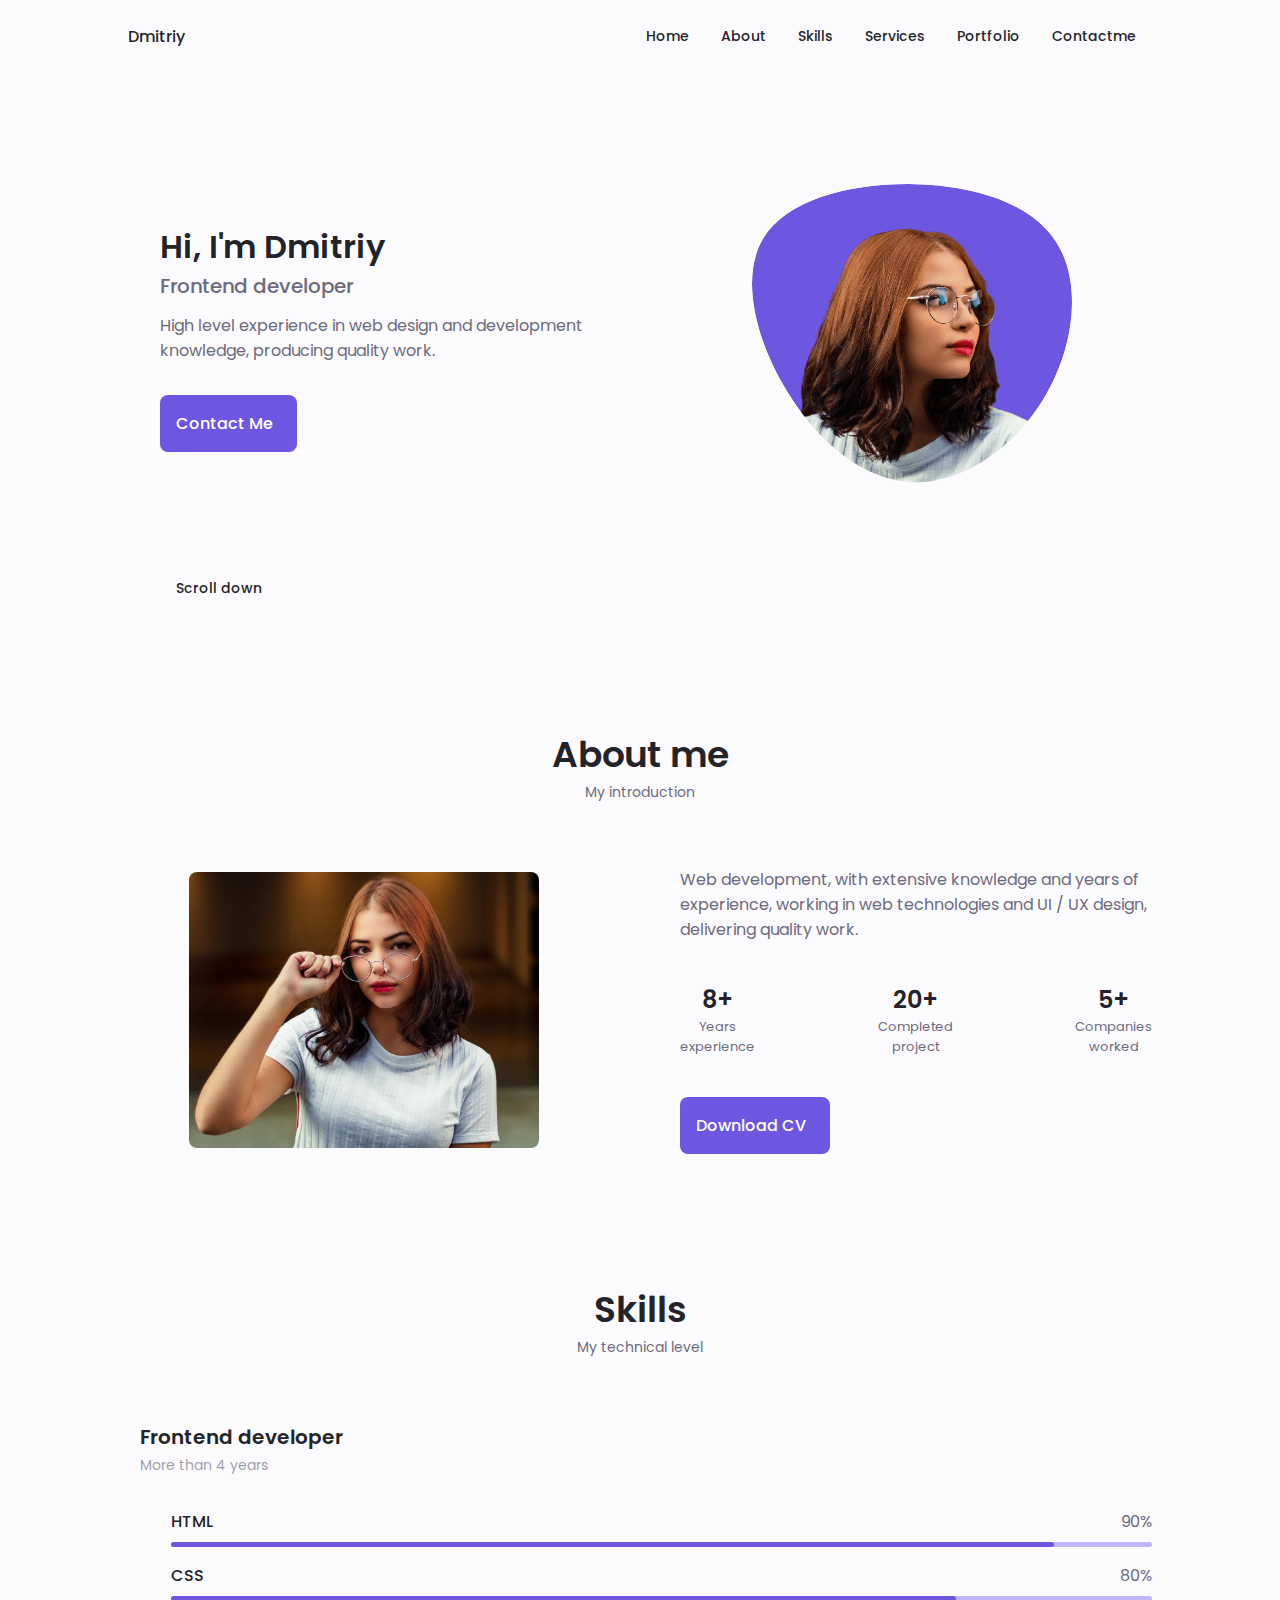
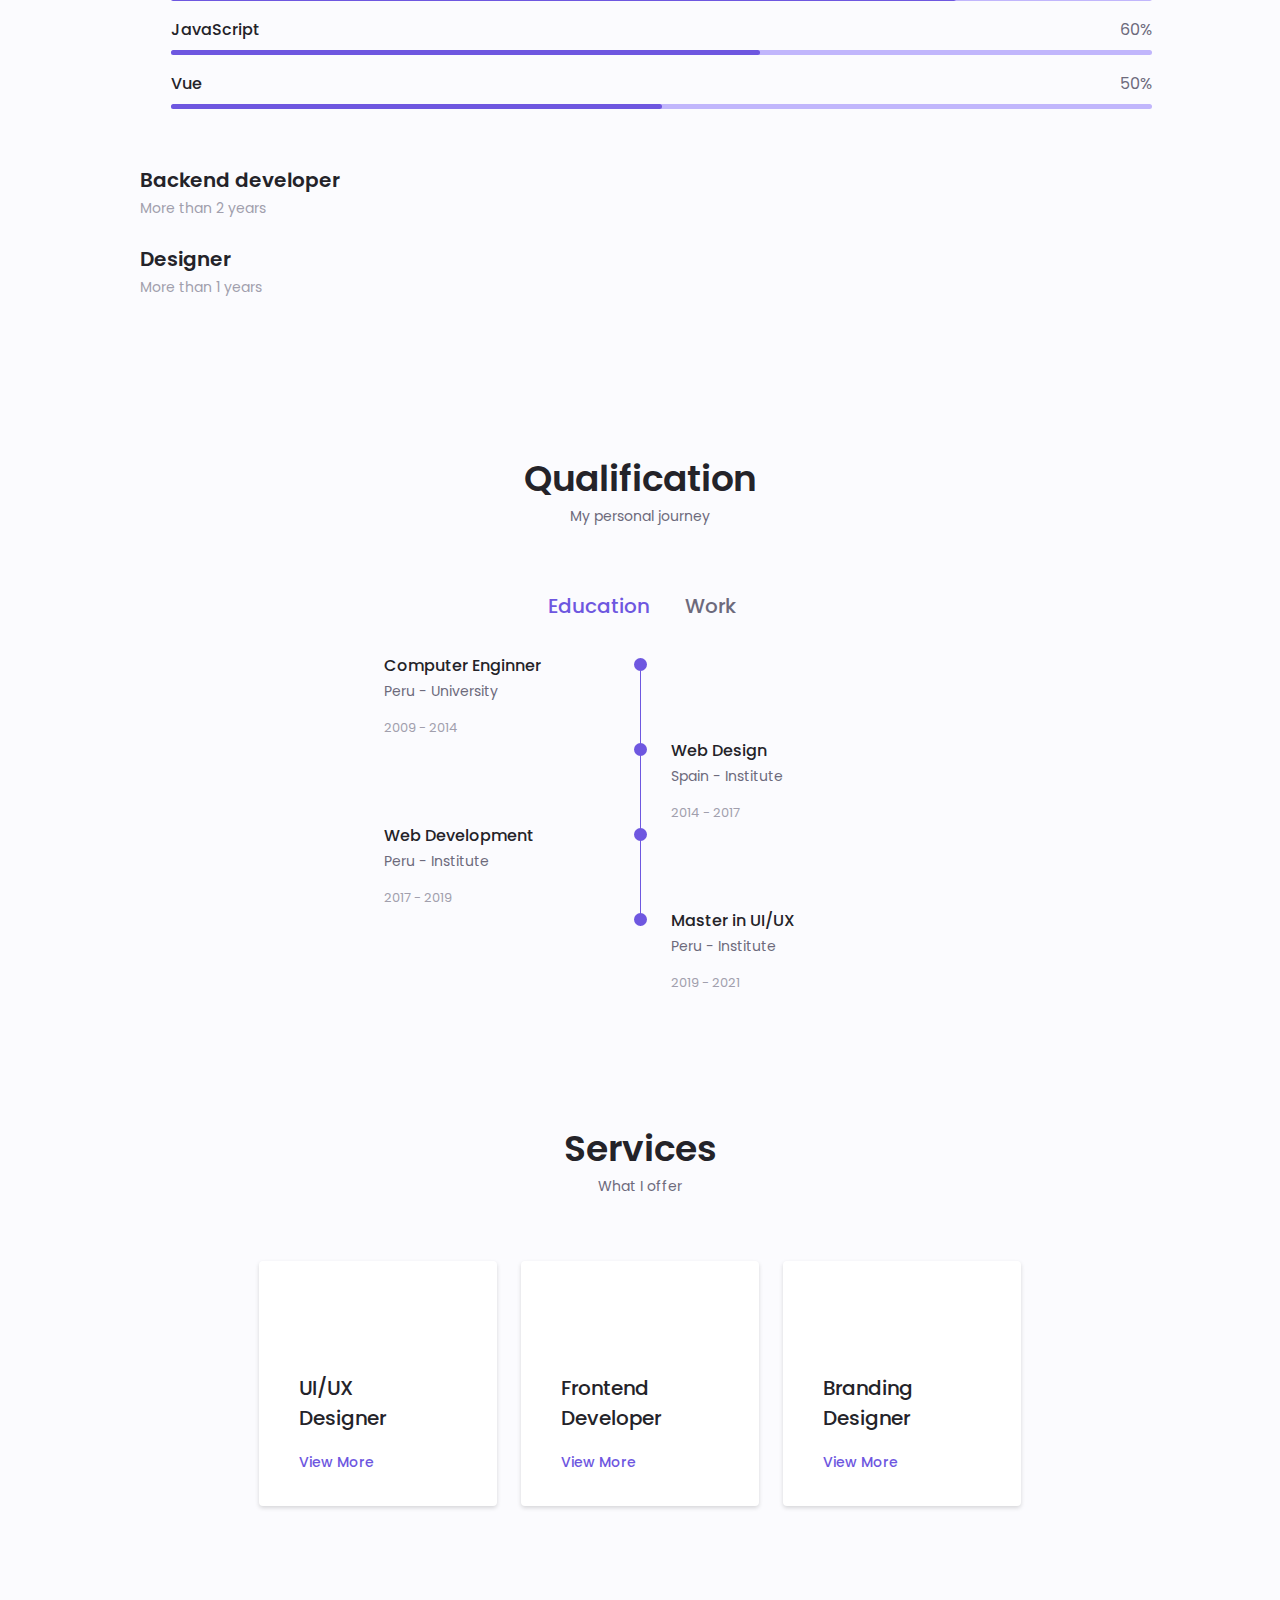
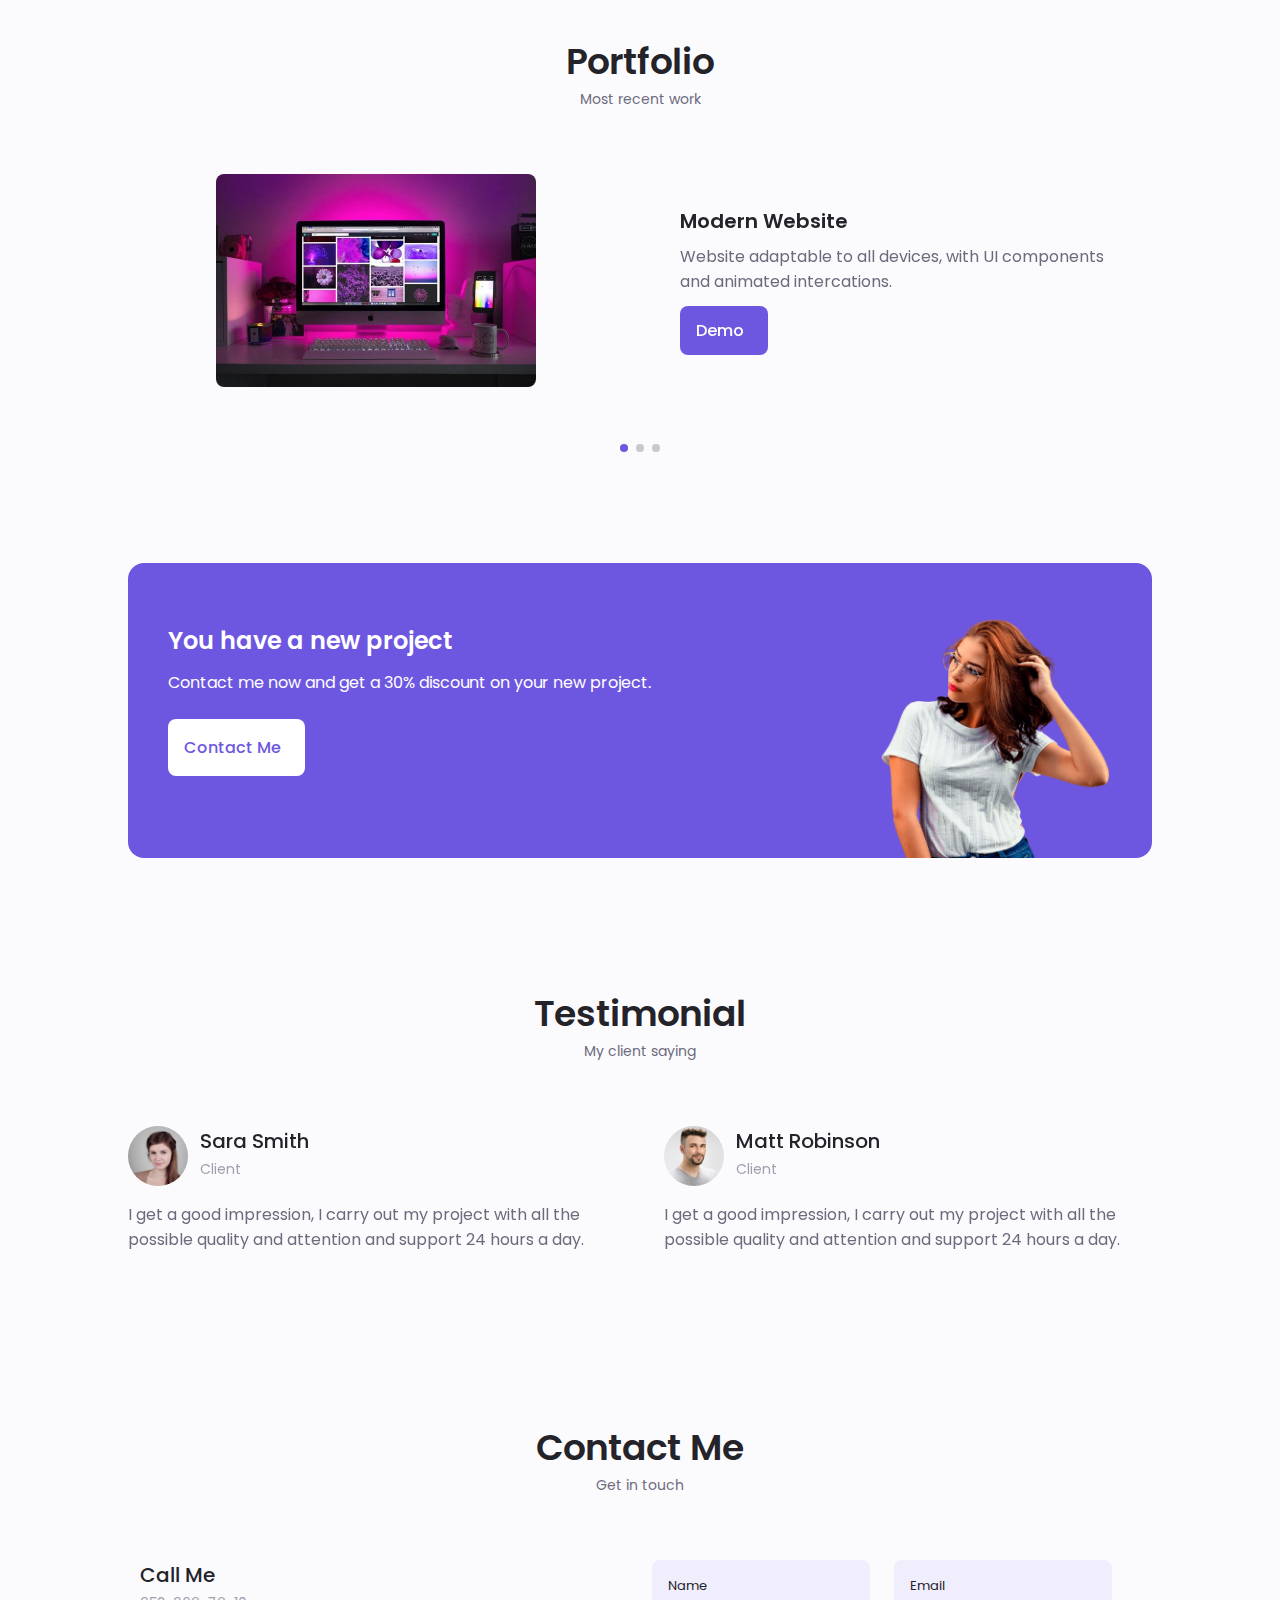
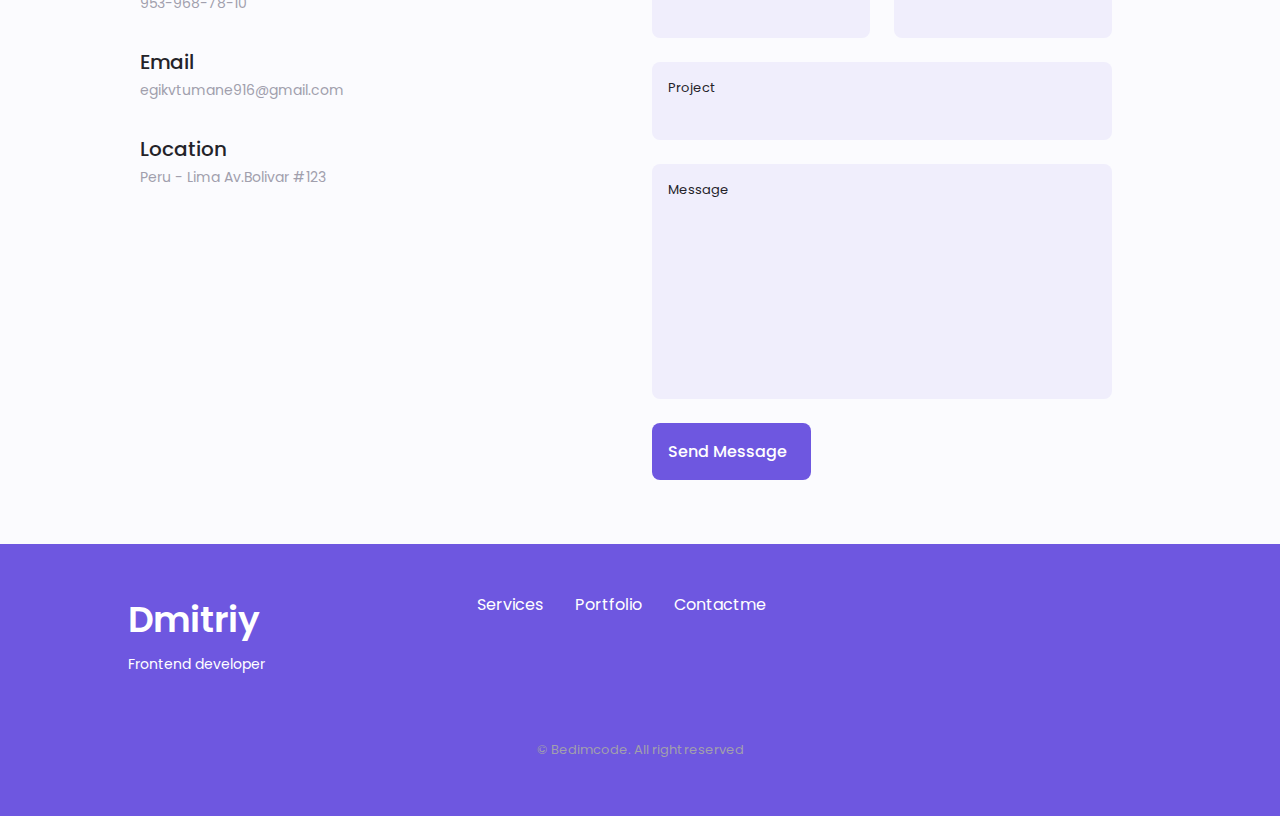
<file: index.html>
<!DOCTYPE html>
<html lang="en">
  <head>
    <meta charset="UTF-8" />
    <meta http-equiv="X-UA-Compatible" content="IE=edge" />
    <meta name="viewport" content="width=device-width, initial-scale=1.0" />
    <title>Responsive Portfolio Website</title>
    <link
      rel="stylesheet"
      href="https://unicons.iconscout.com/release/v4.0.0/css/line.css"
    />
    <link rel="stylesheet" href="./css/swiper-bundle.min.css">
    <link rel="stylesheet" href="./css/style.css" />
  </head>
  <body>
    <header class="header" id="header">
      <nav class="nav container">
        <a href="#" class="nav__logo">Dmitriy</a>

        <div class="nav__menu" id="nav-menu">
          <ul class="nav__list grid">
            <li class="nav__item">
              <a href="#home" class="nav__link">
                <i class="uil uil-estate nav__icon"></i> Home
              </a>
            </li>
            <li class="nav__item">
              <a href="#about" class="nav__link">
                <i class="uil uil-user nav__icon"></i> About
              </a>
            </li>
            <li class="nav__item">
              <a href="#skills" class="nav__link">
                <i class="uil uil-file-alt nav__icon"></i> Skills
              </a>
            </li>
            <li class="nav__item">
              <a href="#services" class="nav__link">
                <i class="uil uil-briefcase-alt nav__icon"></i> Services
              </a>
            </li>
            <li class="nav__item">
              <a href="#portfolio" class="nav__link">
                <i class="uil uil-scenery nav__icon"></i> Portfolio
              </a>
            </li>
            <li class="nav__item">
              <a href="#contact" class="nav__link">
                <i class="uil uil-message nav__icon"></i> Contactme
              </a>
            </li>
          </ul>
          <i class="uil uil-times nav__close" id="nav-close"></i>
        </div>
        <div class="nav__btns">
          <i class="uil uil-moon change-theme" id="theme-button"></i>

          <div class="nav__toggle" id="nav-toggle">
            <i class="uil uil-apps"></i>
          </div>
        </div>
      </nav>
    </header>
    <main class="main">
      <section class="home section" id="home">
        <div class="home__container container grid">
          <div class="home__content grid">
            <div class="home__social">
              <a
                href="https://www.linkedin.com/"
                target="_blank"
                class="home__social-icon"
              >
                <i class="uil uil-linkedin-alt"></i>
              </a>
              <a
                href="https://dribbble.com/"
                target="_blank"
                class="home__social-icon"
              >
                <i class="uil uil-dribbble"></i>
              </a>
              <a
                href="https://github.com/"
                target="_blank"
                class="home__social-icon"
              >
                <i class="uil uil-github-alt"></i>
              </a>
            </div>

            <div class="home__img">
              <svg
                class="home__blob"
                viewBox="0 0 200 187"
                xmlns="http://www.w3.org/2000/svg"
                xmlns:xlink="http://www.w3.org/1999/xlink"
              >
                <mask id="mask0" mask-type="alpha">
                  <path
                    d="M190.312 36.4879C206.582 62.1187 201.309 102.826 182.328 134.186C163.346 165.547 
                  130.807 187.559 100.226 186.353C69.6454 185.297 41.0228 161.023 21.7403 129.362C2.45775 
                  97.8511 -7.48481 59.1033 6.67581 34.5279C20.9871 10.1032 59.7028 -0.149132 97.9666 
                  0.00163737C136.23 0.303176 174.193 10.857 190.312 36.4879Z"
                  />
                </mask>
                <g mask="url(#mask0)">
                  <path
                    d="M190.312 36.4879C206.582 62.1187 201.309 102.826 182.328 134.186C163.346 
                  165.547 130.807 187.559 100.226 186.353C69.6454 185.297 41.0228 161.023 21.7403 
                  129.362C2.45775 97.8511 -7.48481 59.1033 6.67581 34.5279C20.9871 10.1032 59.7028 
                  -0.149132 97.9666 0.00163737C136.23 0.303176 174.193 10.857 190.312 36.4879Z"
                  />
                  <image
                    class="home__blob-img"
                    x="12"
                    y="18"
                    href="./img/perfil.png"
                  />
                </g>
              </svg>
            </div>
            <div class="home__data">
              <h1 class="home__title">Hi, I'm Dmitriy</h1>
              <h3 class="home__subtitle">Frontend developer</h3>
              <p class="home__description">
                High level experience in web design and development knowledge,
                producing quality work.
              </p>
              <a href="#contact" class="button button--flex">
                Contact Me <i class="uil uil-message button__icon"></i>
              </a>
            </div>
          </div>
          <div class="home__scroll">
            <a href="#about" class="home__scroll-button button--flex">
              <i class="uil uil-mouse-alt home__scroll-mouse"></i>
              <span class="home__scroll-name">Scroll down</span>
              <i class="uil uil-arrow-down home_scroll-arrow"></i>
            </a>
          </div>
        </div>
      </section>
      <section class="about section" id="about">
        <h2 class="section__title">About me</h2>
        <span class="section__subtitle">My introduction</span>

        <div class="about__container container grid">
          <img src="./img/about.jpg" alt="" class="about__img" />

          <div class="about__data">
            <p class="about__description">
              Web development, with extensive knowledge and years of experience,
              working in web technologies and UI / UX design, delivering quality
              work.
            </p>
            <div class="about__info">
              <div>
                <span class="about__info-title">8+</span>
                <span class="about__info-name"
                  >Years <br />
                  experience</span
                >
              </div>

              <div>
                <span class="about__info-title">20+</span>
                <span class="about__info-name"
                  >Completed <br />
                  project</span
                >
              </div>

              <div>
                <span class="about__info-title">5+</span>
                <span class="about__info-name"
                  >Companies <br />
                  worked</span
                >
              </div>
            </div>

            <div class="about__buttons">
              <a
                download=""
                href="./pdf/Alexa-Cv.pdf"
                class="button button--flex"
              >
                Download CV<i class="uil uil-download-alt button__icon"></i>
              </a>
            </div>
          </div>
        </div>
      </section>
      <section class="skills section" id="skills">
        <h2 class="section__title">Skills</h2>
        <span class="section__subtitle">My technical level</span>
        <div class="skills__container container grid">
          <div>
            <div class="skills__content skills__open">
              <div class="skills__header">
                <i class="uil uil-brackets-curly skills__icon"></i>
                <div>
                  <h1 class="skills__title">Frontend developer</h1>
                  <span class="skills__subtitle">More than 4 years</span>
                </div>
                <i class="uil uil-angle-down skills__arrow"></i>
              </div>
              <div class="skills__list grid">
                <div class="skills__data">
                  <div class="skills__titles">
                    <h3 class="skills__name">HTML</h3>
                    <span class="skills__number">90%</span>
                  </div>
                  <div class="skills__bar">
                    <span class="skills__percentage skills__html"></span>
                  </div>
                  <div class="skills__titles">
                    <h3 class="skills__name">CSS</h3>
                    <span class="skills__number">80%</span>
                  </div>
                  <div class="skills__bar">
                    <span class="skills__percentage skills__css"></span>
                  </div>
                  <div class="skills__titles">
                    <h3 class="skills__name">JavaScript</h3>
                    <span class="skills__number">60%</span>
                  </div>
                  <div class="skills__bar">
                    <span class="skills__percentage skills__js"></span>
                  </div>
                  <div class="skills__titles">
                    <h3 class="skills__name">Vue</h3>
                    <span class="skills__number">50%</span>
                  </div>
                  <div class="skills__bar">
                    <span class="skills__percentage skills__vue"></span>
                  </div>
                </div>
              </div>
            </div>
            <div class="skills__content skills__close">
              <div class="skills__header">
                <i class="uil uil-server-network skills__icon"></i>
                <div>
                  <h1 class="skills__title">Backend developer</h1>
                  <span class="skills__subtitle">More than 2 years</span>
                </div>
                <i class="uil uil-angle-down skills__arrow"></i>
              </div>
              <div class="skills__list grid">
                <div class="skills__data">
                  <div class="skills__titles">
                    <h3 class="skills__name">PHP</h3>
                    <span class="skills__number">80%</span>
                  </div>
                  <div class="skills__bar">
                    <span class="skills__percentage skills__php"></span>
                  </div>
                  <div class="skills__titles">
                    <h3 class="skills__name">Firebase</h3>
                    <span class="skills__number">70%</span>
                  </div>
                  <div class="skills__bar">
                    <span class="skills__percentage skills__firebase"></span>
                  </div>
                </div>
              </div>
            </div>
            <div class="skills__content skills__close">
              <div class="skills__header">
                <i class="uil uil-swatchbook skills__icon"></i>
                <div>
                  <h1 class="skills__title">Designer</h1>
                  <span class="skills__subtitle">More than 1 years</span>
                </div>
                <i class="uil uil-angle-down skills__arrow"></i>
              </div>
              <div class="skills__list grid">
                <div class="skills__data">
                  <div class="skills__titles">
                    <h3 class="skills__name">Figma</h3>
                    <span class="skills__number">30%</span>
                  </div>
                  <div class="skills__bar">
                    <span class="skills__percentage skills__figma"></span>
                  </div>
                  <div class="skills__titles">
                    <h3 class="skills__name">Photoshop</h3>
                    <span class="skills__number">65%</span>
                  </div>
                  <div class="skills__bar">
                    <span class="skills__percentage skills__photoshop"></span>
                  </div>
                </div>
              </div>
            </div>
          </div>
        </div>
      </section>
      <section class="qualification section">
        <h2 class="section__title">Qualification</h2>
        <span class="section__subtitle">My personal journey</span>

        <div class="qualification__container container">
          <div class="qualification__tabs">
            <div
              class="qualification__button button--flex qualification__active"
              data-target="#education"
            >
              <i class="uil uil-graduation-cap qualification__icon"></i>
              Education
            </div>

            <div class="qualification__button button--flex" data-target="#work">
              <i class="uil uil-briefcase-alt qualification__icon"></i>
              Work
            </div>
          </div>

          <div class="qualification__sections">
            <div
              class="qualification__content qualification__active"
              data-content
              id="education"
            >
              <div class="qualification__data">
                <div>
                  <h3 class="qualification__title">Computer Enginner</h3>
                  <span class="qualification__subtitle">Peru - University</span>
                  <div class="qualification__calendar">
                    <i class="uil uil-calendar-alt"></i>
                    2009 - 2014
                  </div>
                </div>

                <div>
                  <span class="qualification__rounder"></span>
                  <span class="qualification__line"></span>
                </div>
              </div>
              <div class="qualification__data">
                <div></div>

                <div>
                  <span class="qualification__rounder"></span>
                  <span class="qualification__line"></span>
                </div>

                <div>
                  <h3 class="qualification__title">Web Design</h3>
                  <span class="qualification__subtitle">Spain - Institute</span>
                  <div class="qualification__calendar">
                    <i class="uil uil-calendar-alt"></i>
                    2014 - 2017
                  </div>
                </div>
              </div>
              <div class="qualification__data">
                <div>
                  <h3 class="qualification__title">Web Development</h3>
                  <span class="qualification__subtitle">Peru - Institute</span>
                  <div class="qualification__calendar">
                    <i class="uil uil-calendar-alt"></i>
                    2017 - 2019
                  </div>
                </div>

                <div>
                  <span class="qualification__rounder"></span>
                  <span class="qualification__line"></span>
                </div>
              </div>
              <div class="qualification__data">
                <div></div>

                <div>
                  <span class="qualification__rounder"></span>
                  <!-- <span class="qualification__line"></span> -->
                </div>

                <div>
                  <h3 class="qualification__title">Master in UI/UX</h3>
                  <span class="qualification__subtitle">Peru - Institute</span>
                  <div class="qualification__calendar">
                    <i class="uil uil-calendar-alt"></i>
                    2019 - 2021
                  </div>
                </div>
              </div>
            </div>
            <div class="qualification__content" data-content id="work">
              <div class="qualification__data">
                <div>
                  <h3 class="qualification__title">Software Enginner</h3>
                  <span class="qualification__subtitle">Microsoft Peru</span>
                  <div class="qualification__calendar">
                    <i class="uil uil-calendar-alt"></i>
                    2016 - 2018
                  </div>
                </div>

                <div>
                  <span class="qualification__rounder"></span>
                  <span class="qualification__line"></span>
                </div>
              </div>
              <div class="qualification__data">
                <div></div>

                <div>
                  <span class="qualification__rounder"></span>
                  <span class="qualification__line"></span>
                </div>

                <div>
                  <h3 class="qualification__title">Frontend Developer</h3>
                  <span class="qualification__subtitle">Apple Inc - Spain</span>
                  <div class="qualification__calendar">
                    <i class="uil uil-calendar-alt"></i>
                    2018 - 2020
                  </div>
                </div>
              </div>
              <div class="qualification__data">
                <div>
                  <h3 class="qualification__title">UI Designer</h3>
                  <span class="qualification__subtitle">Figma - Spain</span>
                  <div class="qualification__calendar">
                    <i class="uil uil-calendar-alt"></i>
                    2017 - 2019
                  </div>
                </div>

                <div>
                  <span class="qualification__rounder"></span>
                  <!-- <span class="qualification__line"></span> -->
                </div>
              </div>
            </div>
          </div>
        </div>
      </section>
      <section class="services section" id="services">
        <h2 class="section__title">Services</h2>
        <span class="section__subtitle">What I offer</span>

        <div class="services__container container grid">
          <div class="services__content">
            <div>
              <i class="uil uil-web-grid services__icon"></i>
              <h3 class="services__title">
                UI/UX <br />
                Designer
              </h3>
            </div>

            <span
              class="button button--flex button--small button--link services__button"
            >
              View More
              <i class="uil uil-arrow-right button__icon"></i>
            </span>

            <div class="services__modal">
              <div class="services__modal-content">
                <h4 class="services__modal-title">
                  UI/UX <br />
                  Designer
                </h4>
                <i class="uil uil-times services__modal-close"></i>

                <ul class="services__modal-services grid">
                  <li class="services__modal-service">
                    <i class="uil uil-check-circle services__modal-icon"></i>
                    <p>I develop the user interface.</p>
                  </li>
                  <li class="services__modal-service">
                    <i class="uil uil-check-circle services__modal-icon"></i>
                    <p>Web page development.</p>
                  </li>
                  <li class="services__modal-service">
                    <i class="uil uil-check-circle services__modal-icon"></i>
                    <p>I creat ux element intercations.</p>
                  </li>
                  <li class="services__modal-service">
                    <i class="uil uil-check-circle services__modal-icon"></i>
                    <p>I position your company brand.</p>
                  </li>
                </ul>
              </div>
            </div>
          </div>
          <div class="services__content">
            <div>
              <i class="uil uil-arrow services__icon"></i>
              <h3 class="services__title">
                Frontend <br />
                Developer
              </h3>
            </div>

            <span
              class="button button--flex button--small button--link services__button"
            >
              View More
              <i class="uil uil-arrow-right button__icon"></i>
            </span>

            <div class="services__modal">
              <div class="services__modal-content">
                <h4 class="services__modal-title">
                  Frontend <br />
                  Developer
                </h4>
                <i class="uil uil-times services__modal-close"></i>

                <ul class="services__modal-services grid">
                  <li class="services__modal-service">
                    <i class="uil uil-check-circle services__modal-icon"></i>
                    <p>I develop the user interface.</p>
                  </li>
                  <li class="services__modal-service">
                    <i class="uil uil-check-circle services__modal-icon"></i>
                    <p>Web page development.</p>
                  </li>
                  <li class="services__modal-service">
                    <i class="uil uil-check-circle services__modal-icon"></i>
                    <p>I creat ux element intercations.</p>
                  </li>
                  <li class="services__modal-service">
                    <i class="uil uil-check-circle services__modal-icon"></i>
                    <p>I position your company brand.</p>
                  </li>
                </ul>
              </div>
            </div>
          </div>
          <div class="services__content">
            <div>
              <i class="uil uil-pen services__icon"></i>
              <h3 class="services__title">
                Branding <br />
                Designer
              </h3>
            </div>

            <span
              class="button button--flex button--small button--link services__button"
            >
              View More
              <i class="uil uil-arrow-right button__icon"></i>
            </span>

            <div class="services__modal">
              <div class="services__modal-content">
                <h4 class="services__modal-title">
                  Branding <br />
                  Designer
                </h4>
                <i class="uil uil-times services__modal-close"></i>

                <ul class="services__modal-services grid">
                  <li class="services__modal-service">
                    <i class="uil uil-check-circle services__modal-icon"></i>
                    <p>I develop the user interface.</p>
                  </li>
                  <li class="services__modal-service">
                    <i class="uil uil-check-circle services__modal-icon"></i>
                    <p>Web page development.</p>
                  </li>
                  <li class="services__modal-service">
                    <i class="uil uil-check-circle services__modal-icon"></i>
                    <p>I creat ux element intercations.</p>
                  </li>
                  <li class="services__modal-service">
                    <i class="uil uil-check-circle services__modal-icon"></i>
                    <p>I position your company brand.</p>
                  </li>
                </ul>
              </div>
            </div>
          </div>
        </div>
      </section>
      <section class="portfolio section" id="portfolio">
        <h2 class="section__title">Portfolio</h2>
        <span class="section__subtitle">Most recent work</span>

        <div class="portfolio__container container swiper">
          <div class="swiper-wrapper">
            <div class="portfolio__content grid swiper-slide">
              <img
                src="./img/portfolio1.jpg"
                alt=""
                class="portfolio__img"
              />

              <div class="portfolio__data">
                <h3 class="portfolio__title">Modern Website</h3>
                <p class="portfolio__description">
                  Website adaptable to all devices, with UI components and
                  animated intercations.
                </p>
                <a
                  href="#"
                  class="button button--flex button--small portfolio__button"
                  >Demo <i class="uil uil-arrow-right button__icon"></i
                ></a>
              </div>
            </div>
            <div class="portfolio__content grid swiper-slide">
              <img
                src="./img/portfolio2.jpg"
                alt=""
                class="portfolio__img"
              />

              <div class="portfolio__data">
                <h3 class="portfolio__title">Brand Design</h3>
                <p class="portfolio__description">
                  Website adaptable to all devices, with UI components and
                  animated intercations.
                </p>
                <a
                  href="#"
                  class="button button--flex button--small portfolio__button"
                  >Demo<i class="uil uil-arrow-right button__icon"></i
                ></a>
              </div>
            </div>
            <div class="portfolio__content grid swiper-slide">
              <img
                src="./img/portfolio3.jpg"
                alt=""
                class="portfolio__img"
              />

              <div class="portfolio__data">
                <h3 class="portfolio__title">Online Store</h3>
                <p class="portfolio__description">
                  Website adaptable to all devices, with UI components and
                  animated intercations.
                </p>
                <a
                  href="#"
                  class="button button--flex button--small portfolio__button"
                  >Demo <i class="uil uil-arrow-right button__icon"></i
                ></a>
              </div>
            </div>
          </div>

          <div class="swiper-button-next">
            <i class="uil uil-angle-right-b swiper-portfolio-icon"></i>
          </div>
          <div class="swiper-button-prev">
            <i class="uil uil-angle-left-b swiper-portfolio-icon"></i>
          </div>
          <div class="swiper-pagination"></div>
        </div>
      </section>
      <section class="project section">
        <div class="project__bg">
          <div class="project__container container grid">
            <div class="project__data">
              <h2 class="project__title">You have a new project</h2>
              <p class="project__description">Contact me now and get a 30% discount on your new project.</p>
              <a href="#contact" class="button button--flex button--white">
                Contact Me
                <i class="uil uil-message project__icon button__icon"></i>
              </a>
            </div>

            <img src="./img/project.png" alt="" class="project__img">
          </div>
        </div>
      </section>
      <section class="testimonial section">
        <h2 class="section__title">Testimonial</h2>
        <span class="section__subtitle">My client saying</span>

        <div class="testimonial__container container swiper">
          <div class="swiper-wrapper">
            <div class="testimonial__content swiper-slide">
              <div class="testimonial__data">
                <div class="testimonial__header">
                  <img src="./img/testimonial1.jpg" alt="" class="testimonial__img">

                  <div>
                    <h3 class="testimonial__name">Sara Smith</h3>
                    <span class="testimonial__client">Client</span>
                  </div>
                </div>

                <div>
                  <i class="uil uil-star testimonial__icon-star"></i>
                  <i class="uil uil-star testimonial__icon-star"></i>
                  <i class="uil uil-star testimonial__icon-star"></i>
                  <i class="uil uil-star testimonial__icon-star"></i>
                  <i class="uil uil-star testimonial__icon-star"></i>
                </div>
              </div>

              <p class="testimonial__description">
                I get a good impression, I carry out my project with all the possible quality and attention and support 24 hours a day.
              </p>
            </div>
            <div class="testimonial__content swiper-slide">
              <div class="testimonial__data">
                <div class="testimonial__header">
                  <img src="./img/testimonial2.jpg" alt="" class="testimonial__img">

                  <div>
                    <h3 class="testimonial__name">Matt Robinson</h3>
                    <span class="testimonial__client">Client</span>
                  </div>
                </div>

                <div>
                  <i class="uil uil-star testimonial__icon-star"></i>
                  <i class="uil uil-star testimonial__icon-star"></i>
                  <i class="uil uil-star testimonial__icon-star"></i>
                  <i class="uil uil-star testimonial__icon-star"></i>
                  <i class="uil uil-star testimonial__icon-star"></i>
                </div>
              </div>

              <p class="testimonial__description">
                I get a good impression, I carry out my project with all the possible quality and attention and support 24 hours a day.
              </p>
            </div>
            <div class="testimonial__content swiper-slide">
              <div class="testimonial__data">
                <div class="testimonial__header">
                  <img src="./img/testimonial3.jpg" alt="" class="testimonial__img">

                  <div>
                    <h3 class="testimonial__name">Raul Harris</h3>
                    <span class="testimonial__client">Client</span>
                  </div>
                </div>

                <div>
                  <i class="uil uil-star testimonial__icon-star"></i>
                  <i class="uil uil-star testimonial__icon-star"></i>
                  <i class="uil uil-star testimonial__icon-star"></i>
                  <i class="uil uil-star testimonial__icon-star"></i>
                  <i class="uil uil-star testimonial__icon-star"></i>
                </div>
              </div>

              <p class="testimonial__description">
                I get a good impression, I carry out my project with all the possible quality and attention and support 24 hours a day.
              </p>
            </div>
          </div>

          <div class="swiper-pagination swiper-pagination-testimonial"></div>
        </div>
      </section>
      <section class="contact section" id="contact">
        <h2 class="section__title">Contact Me</h2>
        <span class="section__subtitle">Get in touch</span>

        <div class="contact__container container grid">
          <div>
            <div class="contact__information">
              <i class="uil uil-phone contact__icon"></i>

              <div>
                <h3 class="contact__title">Call Me</h3>
                <span class="contact__subtitle">953-968-78-10</span>
              </div>
            </div>

            <div class="contact__information">
              <i class="uil uil-envelope contact__icon"></i>

              <div>
                <h3 class="contact__title">Email</h3>
                <span class="contact__subtitle">egikvtumane916@gmail.com</span>
              </div>
            </div>

            <div class="contact__information">
              <i class="uil uil-map-marker contact__icon"></i>

              <div>
                <h3 class="contact__title">Location</h3>
                <span class="contact__subtitle">Peru - Lima Av.Bolivar #123</span>
              </div>
            </div>
          </div>

          <form action="#" class="contact__form grid">
            <div class="contact__inputs grid">
              <div class="contact__content">
                <label for="" class="contact__label">Name</label>
                <input type="text" class="contact__input">
              </div>

              <div class="contact__content">
                <label for="" class="contact__label">Email</label>
                <input type="email" class="contact__input">
              </div>
            </div>
            <div class="contact__content">
              <label for="" class="contact__label">Project</label>
              <input type="text" class="contact__input">
            </div>
            <div class="contact__content">
              <label for="" class="contact__label">Message</label>
              <textarea style="resize: none;" name="" id="" cols="0" rows="7" class="contact__input"></textarea>
            </div>

            <div>
              <a href="#" class="button button--flex">
                Send Message
                <i class="uil uil-message button__icon"></i>
              </a>
            </div>
          </form>
        </div>
      </section> 
    </main>

    <footer class="footer">
        <div class="footer__bg">
          <div class="footer__container container grid">
            <div>
              <h1 class="footer__title">Dmitriy</h1>
              <span class="footer__subtitle">Frontend developer</span>
            </div>

            <ul class="footer__links">
              <li>
                <a href="#services" class="footer__link">Services</a>
              </li>
              <li>
                <a href="#portfolio" class="footer__link">Portfolio</a>
              </li>
              <li>
                <a href="#contact" class="footer__link">Contactme</a>
              </li>
            </ul>

            <div class="footer__socials">
              <a href="https://www.facebook.com/" target="_blank" class="footer__social">
                <i class="uil uil-facebook-f"></i>
              </a>
              <a href="https://instagram.com/" target="_blank" class="footer__social">
                <i class="uil uil-instagram"></i>
              </a>
              <a href="https://twitter.com/" target="_blank" class="footer__social">
                <i class="uil uil-twitter-alt"></i>
              </a>
            </div>
          </div>

          <p class="footer__copy">&#169; Bedimcode. All right reserved</p>
        </div>
    </footer>

    <a href="#" class="scrollup" id="scroll-up">
      <i class="uil uil-arrow-up scrollup__icon"></i>
    </a>
    <script src="./js/swiper-bundle.min.js"></script>
    <script src="./js/main.js"></script>
  </body>
</html>
</file>
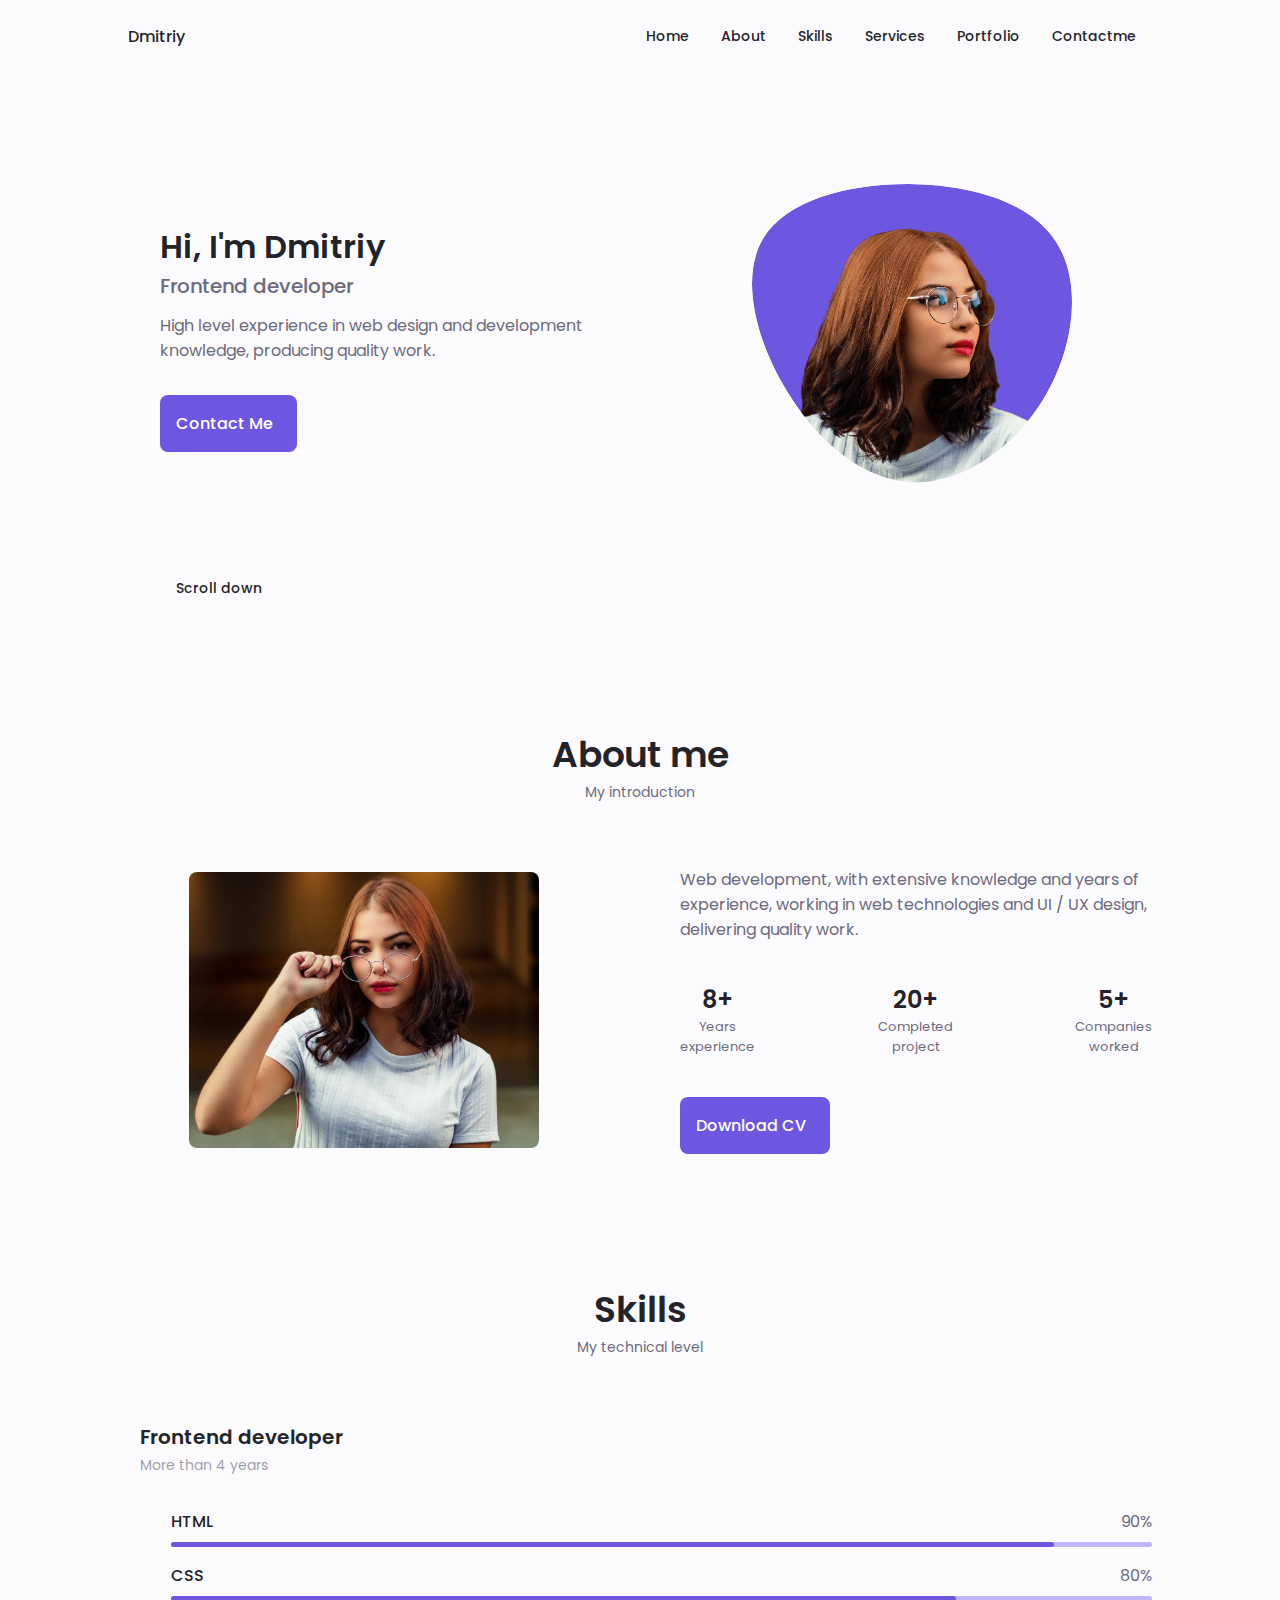
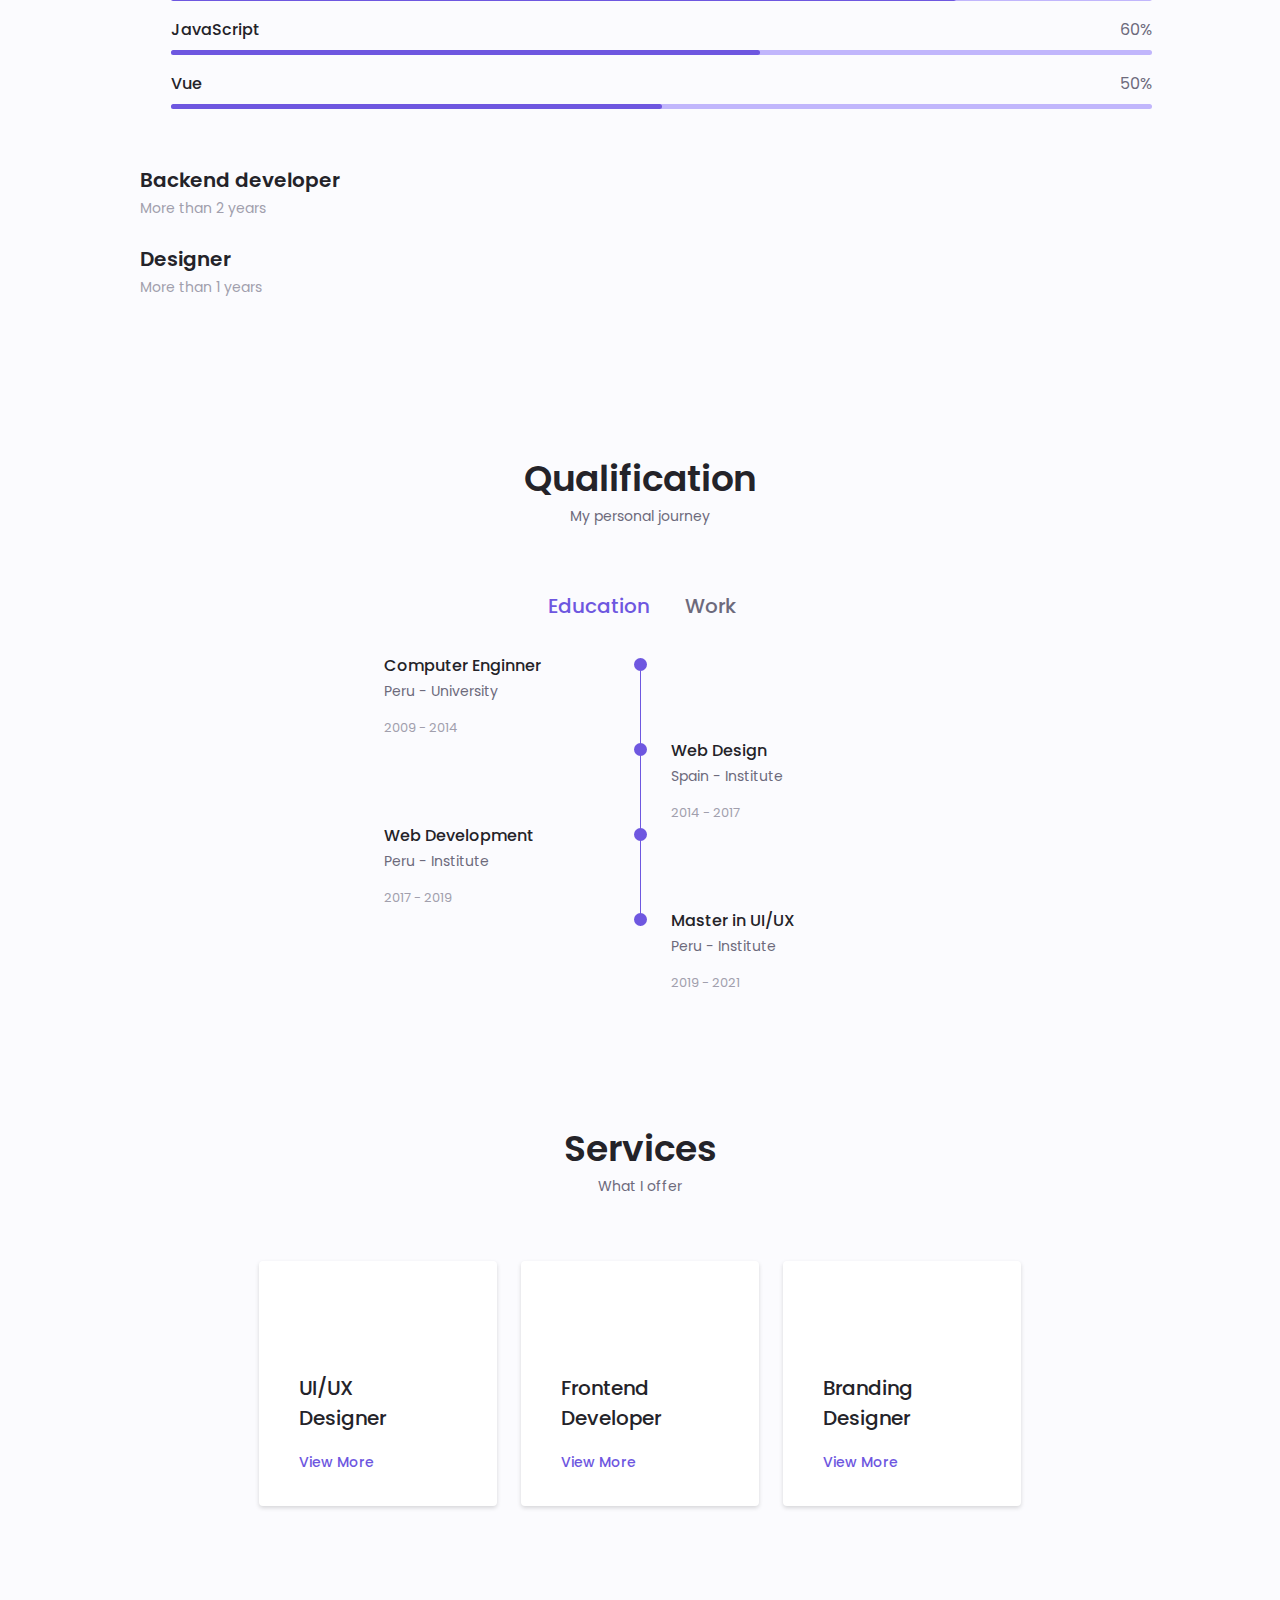
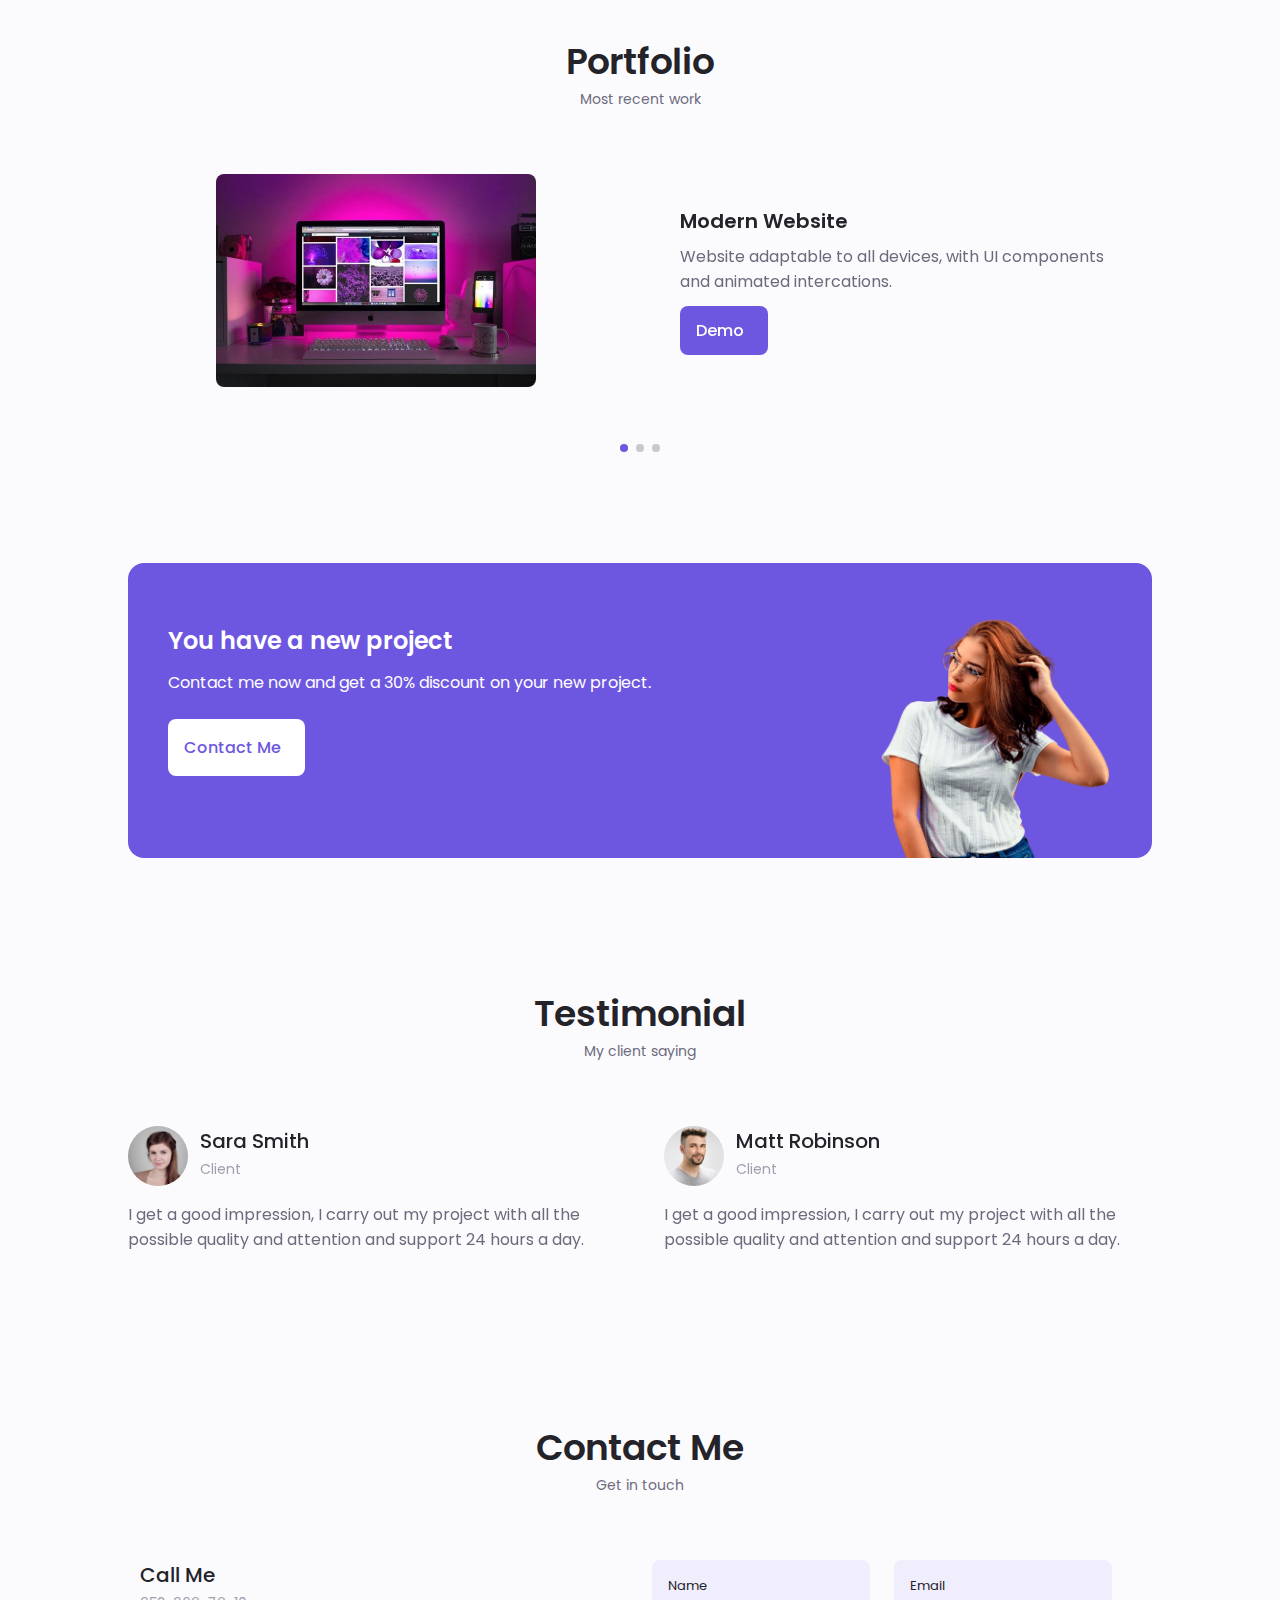
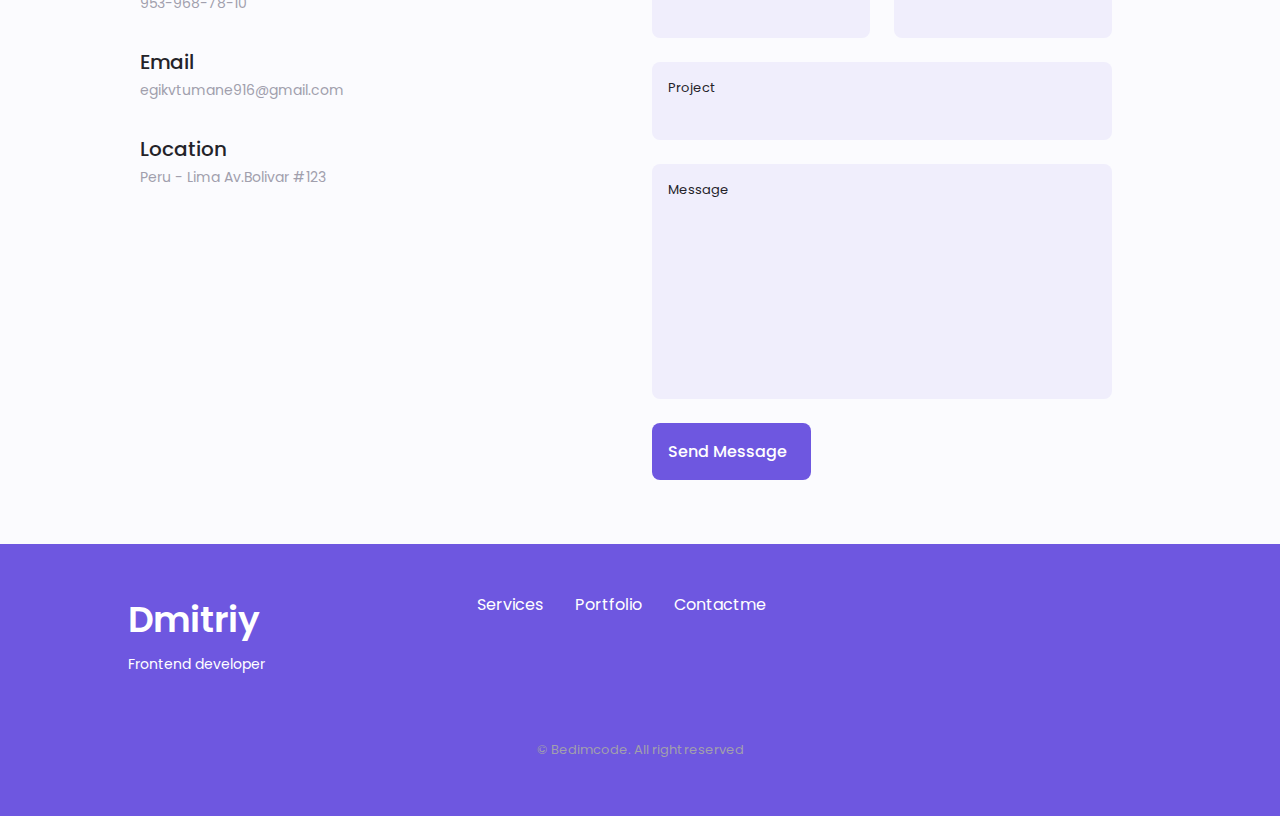
<file: assets/index.html>
<!DOCTYPE html>
<html lang="en">
  <head>
    <meta charset="UTF-8" />
    <meta http-equiv="X-UA-Compatible" content="IE=edge" />
    <meta name="viewport" content="width=device-width, initial-scale=1.0" />
    <title>Responsive Portfolio Website</title>
    <link
      rel="stylesheet"
      href="https://unicons.iconscout.com/release/v4.0.0/css/line.css"
    />
    <link rel="stylesheet" href="/assets/css/swiper-bundle.min.css">
    <link rel="stylesheet" href="/assets/css/style.css" />
  </head>
  <body>
    <header class="header" id="header">
      <nav class="nav container">
        <a href="#" class="nav__logo">Dmitriy</a>

        <div class="nav__menu" id="nav-menu">
          <ul class="nav__list grid">
            <li class="nav__item">
              <a href="#home" class="nav__link">
                <i class="uil uil-estate nav__icon"></i> Home
              </a>
            </li>
            <li class="nav__item">
              <a href="#about" class="nav__link">
                <i class="uil uil-user nav__icon"></i> About
              </a>
            </li>
            <li class="nav__item">
              <a href="#skills" class="nav__link">
                <i class="uil uil-file-alt nav__icon"></i> Skills
              </a>
            </li>
            <li class="nav__item">
              <a href="#services" class="nav__link">
                <i class="uil uil-briefcase-alt nav__icon"></i> Services
              </a>
            </li>
            <li class="nav__item">
              <a href="#portfolio" class="nav__link">
                <i class="uil uil-scenery nav__icon"></i> Portfolio
              </a>
            </li>
            <li class="nav__item">
              <a href="#contact" class="nav__link">
                <i class="uil uil-message nav__icon"></i> Contactme
              </a>
            </li>
          </ul>
          <i class="uil uil-times nav__close" id="nav-close"></i>
        </div>
        <div class="nav__btns">
          <div class="nav__toggle" id="nav-toggle">
            <i class="uil uil-apps"></i>
          </div>
        </div>
      </nav>
    </header>
    <main class="main">
      <section class="home section" id="home">
        <div class="home__container container grid">
          <div class="home__content grid">
            <div class="home__social">
              <a
                href="https://www.linkedin.com/"
                target="_blank"
                class="home__social-icon"
              >
                <i class="uil uil-linkedin-alt"></i>
              </a>
              <a
                href="https://dribbble.com/"
                target="_blank"
                class="home__social-icon"
              >
                <i class="uil uil-dribbble"></i>
              </a>
              <a
                href="https://github.com/"
                target="_blank"
                class="home__social-icon"
              >
                <i class="uil uil-github-alt"></i>
              </a>
            </div>

            <div class="home__img">
              <svg
                class="home__blob"
                viewBox="0 0 200 187"
                xmlns="http://www.w3.org/2000/svg"
                xmlns:xlink="http://www.w3.org/1999/xlink"
              >
                <mask id="mask0" mask-type="alpha">
                  <path
                    d="M190.312 36.4879C206.582 62.1187 201.309 102.826 182.328 134.186C163.346 165.547 
                  130.807 187.559 100.226 186.353C69.6454 185.297 41.0228 161.023 21.7403 129.362C2.45775 
                  97.8511 -7.48481 59.1033 6.67581 34.5279C20.9871 10.1032 59.7028 -0.149132 97.9666 
                  0.00163737C136.23 0.303176 174.193 10.857 190.312 36.4879Z"
                  />
                </mask>
                <g mask="url(#mask0)">
                  <path
                    d="M190.312 36.4879C206.582 62.1187 201.309 102.826 182.328 134.186C163.346 
                  165.547 130.807 187.559 100.226 186.353C69.6454 185.297 41.0228 161.023 21.7403 
                  129.362C2.45775 97.8511 -7.48481 59.1033 6.67581 34.5279C20.9871 10.1032 59.7028 
                  -0.149132 97.9666 0.00163737C136.23 0.303176 174.193 10.857 190.312 36.4879Z"
                  />
                  <image
                    class="home__blob-img"
                    x="12"
                    y="18"
                    href="/assets/img/perfil.png"
                  />
                </g>
              </svg>
            </div>
            <div class="home__data">
              <h1 class="home__title">Hi, I'm Dmitriy</h1>
              <h3 class="home__subtitle">Frontend developer</h3>
              <p class="home__description">
                High level experience in web design and development knowledge,
                producing quality work.
              </p>
              <a href="#contact" class="button button--flex">
                Contact Me <i class="uil uil-message button__icon"></i>
              </a>
            </div>
          </div>
          <div class="home__scroll">
            <a href="#about" class="home__scroll-button button--flex">
              <i class="uil uil-mouse-alt home__scroll-mouse"></i>
              <span class="home__scroll-name">Scroll down</span>
              <i class="uil uil-arrow-down home_scroll-arrow"></i>
            </a>
          </div>
        </div>
      </section>
      <section class="about section" id="about">
        <h2 class="section__title">About me</h2>
        <span class="section__subtitle">My introduction</span>

        <div class="about__container container grid">
          <img src="/assets/img/about.jpg" alt="" class="about__img" />

          <div class="about__data">
            <p class="about__description">
              Web development, with extensive knowledge and years of experience,
              working in web technologies and UI / UX design, delivering quality
              work.
            </p>
            <div class="about__info">
              <div>
                <span class="about__info-title">8+</span>
                <span class="about__info-name"
                  >Years <br />
                  experience</span
                >
              </div>

              <div>
                <span class="about__info-title">20+</span>
                <span class="about__info-name"
                  >Completed <br />
                  project</span
                >
              </div>

              <div>
                <span class="about__info-title">5+</span>
                <span class="about__info-name"
                  >Companies <br />
                  worked</span
                >
              </div>
            </div>

            <div class="about__buttons">
              <a
                download=""
                href="/assets/pdf/Alexa-Cv.pdf"
                class="button button--flex"
              >
                Download CV<i class="uil uil-download-alt button__icon"></i>
              </a>
            </div>
          </div>
        </div>
      </section>
      <section class="skills section" id="skills">
        <h2 class="section__title">Skills</h2>
        <span class="section__subtitle">My technical level</span>
        <div class="skills__container container grid">
          <div>
            <div class="skills__content skills__open">
              <div class="skills__header">
                <i class="uil uil-brackets-curly skills__icon"></i>
                <div>
                  <h1 class="skills__title">Frontend developer</h1>
                  <span class="skills__subtitle">More than 4 years</span>
                </div>
                <i class="uil uil-angle-down skills__arrow"></i>
              </div>
              <div class="skills__list grid">
                <div class="skills__data">
                  <div class="skills__titles">
                    <h3 class="skills__name">HTML</h3>
                    <span class="skills__number">90%</span>
                  </div>
                  <div class="skills__bar">
                    <span class="skills__percentage skills__html"></span>
                  </div>
                  <div class="skills__titles">
                    <h3 class="skills__name">CSS</h3>
                    <span class="skills__number">80%</span>
                  </div>
                  <div class="skills__bar">
                    <span class="skills__percentage skills__css"></span>
                  </div>
                  <div class="skills__titles">
                    <h3 class="skills__name">JavaScript</h3>
                    <span class="skills__number">60%</span>
                  </div>
                  <div class="skills__bar">
                    <span class="skills__percentage skills__js"></span>
                  </div>
                  <div class="skills__titles">
                    <h3 class="skills__name">Vue</h3>
                    <span class="skills__number">50%</span>
                  </div>
                  <div class="skills__bar">
                    <span class="skills__percentage skills__vue"></span>
                  </div>
                </div>
              </div>
            </div>
            <div class="skills__content skills__close">
              <div class="skills__header">
                <i class="uil uil-server-network skills__icon"></i>
                <div>
                  <h1 class="skills__title">Backend developer</h1>
                  <span class="skills__subtitle">More than 2 years</span>
                </div>
                <i class="uil uil-angle-down skills__arrow"></i>
              </div>
              <div class="skills__list grid">
                <div class="skills__data">
                  <div class="skills__titles">
                    <h3 class="skills__name">PHP</h3>
                    <span class="skills__number">80%</span>
                  </div>
                  <div class="skills__bar">
                    <span class="skills__percentage skills__php"></span>
                  </div>
                  <div class="skills__titles">
                    <h3 class="skills__name">Firebase</h3>
                    <span class="skills__number">70%</span>
                  </div>
                  <div class="skills__bar">
                    <span class="skills__percentage skills__firebase"></span>
                  </div>
                </div>
              </div>
            </div>
            <div class="skills__content skills__close">
              <div class="skills__header">
                <i class="uil uil-swatchbook skills__icon"></i>
                <div>
                  <h1 class="skills__title">Designer</h1>
                  <span class="skills__subtitle">More than 1 years</span>
                </div>
                <i class="uil uil-angle-down skills__arrow"></i>
              </div>
              <div class="skills__list grid">
                <div class="skills__data">
                  <div class="skills__titles">
                    <h3 class="skills__name">Figma</h3>
                    <span class="skills__number">30%</span>
                  </div>
                  <div class="skills__bar">
                    <span class="skills__percentage skills__figma"></span>
                  </div>
                  <div class="skills__titles">
                    <h3 class="skills__name">Photoshop</h3>
                    <span class="skills__number">65%</span>
                  </div>
                  <div class="skills__bar">
                    <span class="skills__percentage skills__photoshop"></span>
                  </div>
                </div>
              </div>
            </div>
          </div>
        </div>
      </section>
      <section class="qualification section">
        <h2 class="section__title">Qualification</h2>
        <span class="section__subtitle">My personal journey</span>

        <div class="qualification__container container">
          <div class="qualification__tabs">
            <div
              class="qualification__button button--flex qualification__active"
              data-target="#education"
            >
              <i class="uil uil-graduation-cap qualification__icon"></i>
              Education
            </div>

            <div class="qualification__button button--flex" data-target="#work">
              <i class="uil uil-briefcase-alt qualification__icon"></i>
              Work
            </div>
          </div>

          <div class="qualification__sections">
            <div
              class="qualification__content qualification__active"
              data-content
              id="education"
            >
              <div class="qualification__data">
                <div>
                  <h3 class="qualification__title">Computer Enginner</h3>
                  <span class="qualification__subtitle">Peru - University</span>
                  <div class="qualification__calendar">
                    <i class="uil uil-calendar-alt"></i>
                    2009 - 2014
                  </div>
                </div>

                <div>
                  <span class="qualification__rounder"></span>
                  <span class="qualification__line"></span>
                </div>
              </div>
              <div class="qualification__data">
                <div></div>

                <div>
                  <span class="qualification__rounder"></span>
                  <span class="qualification__line"></span>
                </div>

                <div>
                  <h3 class="qualification__title">Web Design</h3>
                  <span class="qualification__subtitle">Spain - Institute</span>
                  <div class="qualification__calendar">
                    <i class="uil uil-calendar-alt"></i>
                    2014 - 2017
                  </div>
                </div>
              </div>
              <div class="qualification__data">
                <div>
                  <h3 class="qualification__title">Web Development</h3>
                  <span class="qualification__subtitle">Peru - Institute</span>
                  <div class="qualification__calendar">
                    <i class="uil uil-calendar-alt"></i>
                    2017 - 2019
                  </div>
                </div>

                <div>
                  <span class="qualification__rounder"></span>
                  <span class="qualification__line"></span>
                </div>
              </div>
              <div class="qualification__data">
                <div></div>

                <div>
                  <span class="qualification__rounder"></span>
                  <!-- <span class="qualification__line"></span> -->
                </div>

                <div>
                  <h3 class="qualification__title">Master in UI/UX</h3>
                  <span class="qualification__subtitle">Peru - Institute</span>
                  <div class="qualification__calendar">
                    <i class="uil uil-calendar-alt"></i>
                    2019 - 2021
                  </div>
                </div>
              </div>
            </div>
            <div class="qualification__content" data-content id="work">
              <div class="qualification__data">
                <div>
                  <h3 class="qualification__title">Software Enginner</h3>
                  <span class="qualification__subtitle">Microsoft Peru</span>
                  <div class="qualification__calendar">
                    <i class="uil uil-calendar-alt"></i>
                    2016 - 2018
                  </div>
                </div>

                <div>
                  <span class="qualification__rounder"></span>
                  <span class="qualification__line"></span>
                </div>
              </div>
              <div class="qualification__data">
                <div></div>

                <div>
                  <span class="qualification__rounder"></span>
                  <span class="qualification__line"></span>
                </div>

                <div>
                  <h3 class="qualification__title">Frontend Developer</h3>
                  <span class="qualification__subtitle">Apple Inc - Spain</span>
                  <div class="qualification__calendar">
                    <i class="uil uil-calendar-alt"></i>
                    2018 - 2020
                  </div>
                </div>
              </div>
              <div class="qualification__data">
                <div>
                  <h3 class="qualification__title">UI Designer</h3>
                  <span class="qualification__subtitle">Figma - Spain</span>
                  <div class="qualification__calendar">
                    <i class="uil uil-calendar-alt"></i>
                    2017 - 2019
                  </div>
                </div>

                <div>
                  <span class="qualification__rounder"></span>
                  <!-- <span class="qualification__line"></span> -->
                </div>
              </div>
            </div>
          </div>
        </div>
      </section>
      <section class="services section" id="services">
        <h2 class="section__title">Services</h2>
        <span class="section__subtitle">What I offer</span>

        <div class="services__container container grid">
          <div class="services__content">
            <div>
              <i class="uil uil-web-grid services__icon"></i>
              <h3 class="services__title">
                UI/UX <br />
                Designer
              </h3>
            </div>

            <span
              class="button button--flex button--small button--link services__button"
            >
              View More
              <i class="uil uil-arrow-right button__icon"></i>
            </span>

            <div class="services__modal">
              <div class="services__modal-content">
                <h4 class="services__modal-title">
                  UI/UX <br />
                  Designer
                </h4>
                <i class="uil uil-times services__modal-close"></i>

                <ul class="services__modal-services grid">
                  <li class="services__modal-service">
                    <i class="uil uil-check-circle services__modal-icon"></i>
                    <p>I develop the user interface.</p>
                  </li>
                  <li class="services__modal-service">
                    <i class="uil uil-check-circle services__modal-icon"></i>
                    <p>Web page development.</p>
                  </li>
                  <li class="services__modal-service">
                    <i class="uil uil-check-circle services__modal-icon"></i>
                    <p>I creat ux element intercations.</p>
                  </li>
                  <li class="services__modal-service">
                    <i class="uil uil-check-circle services__modal-icon"></i>
                    <p>I position your company brand.</p>
                  </li>
                </ul>
              </div>
            </div>
          </div>
          <div class="services__content">
            <div>
              <i class="uil uil-arrow services__icon"></i>
              <h3 class="services__title">
                Frontend <br />
                Developer
              </h3>
            </div>

            <span
              class="button button--flex button--small button--link services__button"
            >
              View More
              <i class="uil uil-arrow-right button__icon"></i>
            </span>

            <div class="services__modal">
              <div class="services__modal-content">
                <h4 class="services__modal-title">
                  Frontend <br />
                  Developer
                </h4>
                <i class="uil uil-times services__modal-close"></i>

                <ul class="services__modal-services grid">
                  <li class="services__modal-service">
                    <i class="uil uil-check-circle services__modal-icon"></i>
                    <p>I develop the user interface.</p>
                  </li>
                  <li class="services__modal-service">
                    <i class="uil uil-check-circle services__modal-icon"></i>
                    <p>Web page development.</p>
                  </li>
                  <li class="services__modal-service">
                    <i class="uil uil-check-circle services__modal-icon"></i>
                    <p>I creat ux element intercations.</p>
                  </li>
                  <li class="services__modal-service">
                    <i class="uil uil-check-circle services__modal-icon"></i>
                    <p>I position your company brand.</p>
                  </li>
                </ul>
              </div>
            </div>
          </div>
          <div class="services__content">
            <div>
              <i class="uil uil-pen services__icon"></i>
              <h3 class="services__title">
                Branding <br />
                Designer
              </h3>
            </div>

            <span
              class="button button--flex button--small button--link services__button"
            >
              View More
              <i class="uil uil-arrow-right button__icon"></i>
            </span>

            <div class="services__modal">
              <div class="services__modal-content">
                <h4 class="services__modal-title">
                  Branding <br />
                  Designer
                </h4>
                <i class="uil uil-times services__modal-close"></i>

                <ul class="services__modal-services grid">
                  <li class="services__modal-service">
                    <i class="uil uil-check-circle services__modal-icon"></i>
                    <p>I develop the user interface.</p>
                  </li>
                  <li class="services__modal-service">
                    <i class="uil uil-check-circle services__modal-icon"></i>
                    <p>Web page development.</p>
                  </li>
                  <li class="services__modal-service">
                    <i class="uil uil-check-circle services__modal-icon"></i>
                    <p>I creat ux element intercations.</p>
                  </li>
                  <li class="services__modal-service">
                    <i class="uil uil-check-circle services__modal-icon"></i>
                    <p>I position your company brand.</p>
                  </li>
                </ul>
              </div>
            </div>
          </div>
        </div>
      </section>
      <section class="portfolio section" id="portfolio">
        <h2 class="section__title">Portfolio</h2>
        <span class="section__subtitle">Most recent work</span>

        <div class="portfolio__container container swiper">
          <div class="swiper-wrapper">
            <div class="portfolio__content grid swiper-slide">
              <img
                src="/assets/img/portfolio1.jpg"
                alt=""
                class="portfolio__img"
              />

              <div class="portfolio__data">
                <h3 class="portfolio__title">Modern Website</h3>
                <p class="portfolio__description">
                  Website adaptable to all devices, with UI components and
                  animated intercations.
                </p>
                <a
                  href="#"
                  class="button button--flex button--small portfolio__button"
                  >Demo <i class="uil uil-arrow-right button__icon"></i
                ></a>
              </div>
            </div>
            <div class="portfolio__content grid swiper-slide">
              <img
                src="/assets/img/portfolio2.jpg"
                alt=""
                class="portfolio__img"
              />

              <div class="portfolio__data">
                <h3 class="portfolio__title">Brand Design</h3>
                <p class="portfolio__description">
                  Website adaptable to all devices, with UI components and
                  animated intercations.
                </p>
                <a
                  href="#"
                  class="button button--flex button--small portfolio__button"
                  >Demo<i class="uil uil-arrow-right button__icon"></i
                ></a>
              </div>
            </div>
            <div class="portfolio__content grid swiper-slide">
              <img
                src="/assets/img/portfolio3.jpg"
                alt=""
                class="portfolio__img"
              />

              <div class="portfolio__data">
                <h3 class="portfolio__title">Online Store</h3>
                <p class="portfolio__description">
                  Website adaptable to all devices, with UI components and
                  animated intercations.
                </p>
                <a
                  href="#"
                  class="button button--flex button--small portfolio__button"
                  >Demo <i class="uil uil-arrow-right button__icon"></i
                ></a>
              </div>
            </div>
          </div>

          <div class="swiper-button-next">
            <i class="uil uil-angle-right-b swiper-portfolio-icon"></i>
          </div>
          <div class="swiper-button-prev">
            <i class="uil uil-angle-left-b swiper-portfolio-icon"></i>
          </div>
          <div class="swiper-pagination"></div>
        </div>
      </section>
      <section class="project section">
        <div class="project__bg">
          <div class="project__container container grid">
            <div class="project__data">
              <h2 class="project__title">You have a new project</h2>
              <p class="project__description">Contact me now and get a 30% discount on your new project.</p>
              <a href="#contact" class="button button--flex button--white">
                Contact Me
                <i class="uil uil-message project__icon button__icon"></i>
              </a>
            </div>

            <img src="/assets/img/project.png" alt="" class="project__img">
          </div>
        </div>
      </section>
      <section class="testimonial section">
        <h2 class="section__title">Testimonial</h2>
        <span class="section__subtitle">My client saying</span>

        <div class="testimonial__container container swiper">
          <div class="swiper-wrapper">
            <div class="testimonial__content swiper-slide">
              <div class="testimonial__data">
                <div class="testimonial__header">
                  <img src="/assets/img/testimonial1.jpg" alt="" class="testimonial__img">

                  <div>
                    <h3 class="testimonial__name">Sara Smith</h3>
                    <span class="testimonial__client">Client</span>
                  </div>
                </div>

                <div>
                  <i class="uil uil-star testimonial__icon-star"></i>
                  <i class="uil uil-star testimonial__icon-star"></i>
                  <i class="uil uil-star testimonial__icon-star"></i>
                  <i class="uil uil-star testimonial__icon-star"></i>
                  <i class="uil uil-star testimonial__icon-star"></i>
                </div>
              </div>

              <p class="testimonial__description">
                I get a good impression, I carry out my project with all the possible quality and attention and support 24 hours a day.
              </p>
            </div>
            <div class="testimonial__content swiper-slide">
              <div class="testimonial__data">
                <div class="testimonial__header">
                  <img src="/assets/img/testimonial2.jpg" alt="" class="testimonial__img">

                  <div>
                    <h3 class="testimonial__name">Matt Robinson</h3>
                    <span class="testimonial__client">Client</span>
                  </div>
                </div>

                <div>
                  <i class="uil uil-star testimonial__icon-star"></i>
                  <i class="uil uil-star testimonial__icon-star"></i>
                  <i class="uil uil-star testimonial__icon-star"></i>
                  <i class="uil uil-star testimonial__icon-star"></i>
                  <i class="uil uil-star testimonial__icon-star"></i>
                </div>
              </div>

              <p class="testimonial__description">
                I get a good impression, I carry out my project with all the possible quality and attention and support 24 hours a day.
              </p>
            </div>
            <div class="testimonial__content swiper-slide">
              <div class="testimonial__data">
                <div class="testimonial__header">
                  <img src="/assets/img/testimonial3.jpg" alt="" class="testimonial__img">

                  <div>
                    <h3 class="testimonial__name">Raul Harris</h3>
                    <span class="testimonial__client">Client</span>
                  </div>
                </div>

                <div>
                  <i class="uil uil-star testimonial__icon-star"></i>
                  <i class="uil uil-star testimonial__icon-star"></i>
                  <i class="uil uil-star testimonial__icon-star"></i>
                  <i class="uil uil-star testimonial__icon-star"></i>
                  <i class="uil uil-star testimonial__icon-star"></i>
                </div>
              </div>

              <p class="testimonial__description">
                I get a good impression, I carry out my project with all the possible quality and attention and support 24 hours a day.
              </p>
            </div>
          </div>

          <div class="swiper-pagination swiper-pagination-testimonial"></div>
        </div>
      </section>
      <section class="contact section" id="contact">
        <h2 class="section__title">Contact Me</h2>
        <span class="section__subtitle">Get in touch</span>

        <div class="contact__container container grid">
          <div>
            <div class="contact__information">
              <i class="uil uil-phone contact__icon"></i>

              <div>
                <h3 class="contact__title">Call Me</h3>
                <span class="contact__subtitle">953-968-78-10</span>
              </div>
            </div>

            <div class="contact__information">
              <i class="uil uil-envelope contact__icon"></i>

              <div>
                <h3 class="contact__title">Email</h3>
                <span class="contact__subtitle">egikvtumane916@gmail.com</span>
              </div>
            </div>

            <div class="contact__information">
              <i class="uil uil-map-marker contact__icon"></i>

              <div>
                <h3 class="contact__title">Location</h3>
                <span class="contact__subtitle">Peru - Lima Av.Bolivar #123</span>
              </div>
            </div>
          </div>

          <form action="#" class="contact__form grid">
            <div class="contact__inputs grid">
              <div class="contact__content">
                <label for="" class="contact__label">Name</label>
                <input type="text" class="contact__input">
              </div>

              <div class="contact__content">
                <label for="" class="contact__label">Email</label>
                <input type="email" class="contact__input">
              </div>
            </div>
            <div class="contact__content">
              <label for="" class="contact__label">Project</label>
              <input type="text" class="contact__input">
            </div>
            <div class="contact__content">
              <label for="" class="contact__label">Message</label>
              <textarea style="resize: none;" name="" id="" cols="0" rows="7" class="contact__input"></textarea>
            </div>

            <div>
              <a href="#" class="button button--flex">
                Send Message
                <i class="uil uil-message button__icon"></i>
              </a>
            </div>
          </form>
        </div>
      </section>
      <footer class="footer">
        <div class="footer__bg">
          <div class="footer__container container grid">
            <div>
              <h1 class="footer__title">Dmitriy</h1>
              <span class="footer__subtitle">Frontend developer</span>
            </div>

            <ul class="footer__links">
              <li>
                <a href="#services" class="footer__link">Services</a>
              </li>
              <li>
                <a href="#portfolio" class="footer__link">Portfolio</a>
              </li>
              <li>
                <a href="#contact" class="footer__link">Contactme</a>
              </li>
            </ul>

            <div class="footer__socials">
              <a href="https://www.facebook.com/" target="_blank" class="footer__social">
                <i class="uil uil-facebook-f"></i>
              </a>
              <a href="https://instagram.com/" target="_blank" class="footer__social">
                <i class="uil uil-instagram"></i>
              </a>
              <a href="https://twitter.com/" target="_blank" class="footer__social">
                <i class="uil uil-twitter-alt"></i>
              </a>
            </div>
          </div>

          <p class="footer__copy">&#169; Bedimcode. All right reserved</p>
        </div>
      </footer>
    </main>
    <script src="/assets/js/swiper-bundle.min.js"></script>
    <script src="/assets/js/main.js"></script>
  </body>
</html>
</file>
<file: css/style.css>
@import url('https://fonts.googleapis.com/css2?family=Poppins:wght@400;500;600&display=swap');

:root {
  --header-height: 3rem;

  --hue-color: 250; /*Purple 250 - Green 142 - Blue 230 - Pink 340*/
  --first-color: hsl(var(--hue-color), 69%, 61%);
  --first-color-second: hsl(var(--hue-color), 69%, 61%);;
  --first-color-alt: hsl(var(--hue-color), 57%, 53%);;
  --first-color-lighter: hsl(var(--hue-color), 92%, 85%);
  --title-color: hsl(var(--hue-color), 8%, 15%);
  --text-color: hsl(var(--hue-color), 8%, 45%);
  --text-color-light: hsl(var(--hue-color), 8%, 65%);
  --input-color: hsl(var(--hue-color), 70%, 96%);
  --body-color: hsl(var(--hue-color), 60%, 99%);
  --container-color: #fff;
  --scroll-bar-color: hsl(var(--hue-color), 12%, 90%);
  --scroll-thumb-color: hsl(var(--hue-color), 12%, 80%);

  --body-font: 'Poppins', sans-serif;
  --big-font-size: 2rem;
  --h1-font-size: 1.5rem;
  --h2-font-size: 1.25rem;
  --h3-font-size: 1.125rem;
  --normal-font-size: .938rem;
  --small-font-size: .813rem;
  --smaller-font-size: .75rem;

  --font-medium: 500;
  --font-semi-bold: 600;

  --mb-0-25: .25rem;
  --mb-0-5: .5rem;
  --mb-0-75: .75rem;
  --mb-1: 1rem;
  --mb-1-5: 1.5rem;
  --mb-2: 2rem;
  --mb-2-5: 2.5rem;
  --mb-3: 3rem;

  --z-tooltip: 10;
  --z-fixed: 100;
  --z-modal: 1000;
}

@media screen and (min-width: 968px) {
  :root{
    --bif-font-size: 3rem;
    --h1-font-size: 2.25rem;
    --h2-font-size: 1.5rem;
    --h3-font-size: 1.25rem;
    --normal-font-size: 1rem;
    --small-font-size: .875rem;
    --smaller-font-size: .813rem;
  }
}

body.dark-theme{
  --first-color-second: hsl(var(--hue-color), 30%, 8%);;
  --title-color: hsl(var(--hue-color), 8%, 95%);
  --text-color: hsl(var(--hue-color), 8%, 75%);
  --input-color: hsl(var(--hue-color), 29%, 16%);
  --body-color: hsl(var(--hue-color), 28%, 12%);
  --container-color: hsl(var(--hue-color), 29%, 16%);
  --scroll-bar-color: hsl(var(--hue-color), 12%, 48%);
  --scroll-thumb-color: hsl(var(--hue-color), 12%, 36%);
}

.nav__btns{
  display: flex;
  align-items: center;
}

.change-theme{
  font-size: 1.25rem;
  color: var(--title-color);
  margin-right: var(--mb-1);
  cursor: pointer;
}

.change-theme:hover{
  color: var(--first-color);
}

*{
  box-sizing: border-box;
  padding: 0;
  margin: 0;
}
html{
  scroll-behavior: smooth;
}
body{
  margin: 0 0 var(--header-height) 0;
  font-family: var(--body-font);
  font-size: var(--normal-font-size);
  background-color: var(--body-color);
  color: var(--text-color);
}
h1,h2,h3,h4{
  color: var(--title-color);
  font-weight: var(--font-semi-bold);
}

ul{
  list-style: none;
}
a{
  text-decoration: none;
}
img{
  max-width: 100%;
  height: auto;
}
.section{
  padding: 2rem 0 4rem
}
.section__title{
  font-size: var(--h1-font-size);
}
.section__subtitle{
  display: block;
  font-size: var(--small-font-size);
  margin-bottom: var(--mb-3);
}
.section__title,
.section__subtitle{
  text-align: center;
}
.container{
  max-width: 768px;
  margin-left: var(--mb-1-5);
  margin-right: var(--mb-1-5);
}
.grid{
  display: grid;
  gap: 1.5rem;
}
.header{
  width: 100%;
  position: fixed;
  bottom: 0;
  left: 0;
  z-index: var(--z-fixed);
  background-color: var(--body-color);
}
.nav{
  max-width: 968px;
  height: var(--header-height);
  display: flex;
  justify-content: space-between;
  align-items: center;
}
.nav__logo,
.nav__toggle{
  color: var(--title-color);
  font-weight: var(--font-medium);
}
.nav__logo:hover{
  color: var(--first-color);
}
.nav__toggle{
  font-size: 1.1rem;
  cursor: pointer;
}
.nav__toggle:hover{
  color: var(--first-color)
}

@media (max-width: 767px){
  .nav__menu{
    position: fixed;
    bottom: -100%;
    left: 0;
    width: 100%;
    background-color: var(--body-color);
    padding: 2rem 1.5rem 4rem;
    box-shadow: 0 -1px 4px rgba(0, 0, 0, 0.15);
    border-radius: 1.5rem 1.5rem 0 0;
    transition: .3s;
  }
}

.nav__list{
  grid-template-columns: repeat(3, 1fr);
  gap: 2rem;
}
.nav__link{
  display: flex;
  flex-direction: column;
  align-items: center;
  font-size: var(--small-font-size);
  color: var(--title-color);
  font-weight: var(--font-medium);
}
.nav__link:hover{
  color: var(--first-color);
}
.nav__icon{
  font-size: 1.2rem;
}
.nav__close{
  position: absolute;
  right: 1.3rem;
  bottom: .5rem;
  font-size: 1.5rem;
  cursor: pointer;
  color: var(--first-color);
}
.nav__close:hover{
  color: var(--first-color-alt);
}
.show-menu{
  bottom: 0;
}
.scroll-header{
  box-shadow: 0 -1px 4px rgba(0, 0, 0, 0.15);
}
.home__container{
  gap: 1rem;
}
.home__content{
  grid-template-columns: .5fr 3fr;
  padding-top: 3.5rem;
  align-items: center;
}
.home__social{
  display: grid;
  grid-template-columns: max-content;
  row-gap: 1rem;
}
.home__social-icon{
  font-size: 1.25rem;
  color: var(--first-color);
}
.home__social-icon:hover{
  color: var(--first-color-alt);
}
.home__blob{
  width: 200px;
  fill: var(--first-color);
}
.home__blob-img{
  width: 170px;
}
.home__data{
  grid-column: 1/3;
}
.home__title{
  font-size: var(--big-font-size);
}
.home__subtitle{
  font-size: var(--h3-font-size);
  color: var(--text-color);
  font-weight: var(--font-medium);
  margin-bottom: var(--mb-0-75);
}
.home__description{
  margin-bottom: var(--mb-2);
}
.home__scroll{
  display: none;
}
.home__scroll-button{
  color: var(--first-color);
  transition: .3s;
}
.home__scroll-button:hover{
  transform: translateY(.25rem);
}
.home__scroll-mouse{
  font-size: 2rem;
}
.home__scroll-name{
  font-size: var(--small-font-size);
  color: var(--title-color);
  font-weight: var(--font-medium);
  margin-right: var(--mb-0-25);
}
.home__scroll-arrow{
  font-size: 1.25rem;
}
.button{
  display: inline-block;
  background-color: var(--first-color);
  color: #fff;
  padding: 1rem;
  border-radius: .5rem;
  font-weight: var(--font-medium);
}
.button:hover{
  background-color: var(--first-color-alt);
}
.button__icon{
  font-size: 1.25rem;
  margin-left: var(--mb-0-5);
  transition: .3s;
}
.button--white{
  background-color: #fff;
  color: var(--first-color);
}
.button--white:hover{
  background-color: #fff;
}
.button--flex{
  display: inline-flex;
  align-items: center;
}
.button--small{
  padding: .75rem 1rem;
}
.button--link{
  padding: 0;
  background-color: transparent;
  color: var(--first-color);
}
.button--link:hover{
  background-color: transparent;
  color: var(--first-color-alt);
}
.about__img{
  width: 200px;
  border-radius: .5rem;
  justify-self: center;
  align-self: center;
}
.about__description{
  text-align: center;
  margin-bottom: var(--mb-2-5);
}
.about__info{
  display: flex;
  justify-content: space-evenly;
  margin-bottom: var(--mb-2-5);
}
.about__info-title{
  font-size: var(--h2-font-size);
  font-weight: var(--font-semi-bold);
  color: var(--title-color);
}
.about__info-name{
  font-size: var(--smaller-font-size);
}
.about__info-title,
.about__info-name{
  display: block;
  text-align: center;
}
.about__buttons{
  display: flex;
  justify-content: center;
}
.skills__container{
  row-gap: 0;
}
.skills__header{
  display: flex;
  align-items: center;
  margin-bottom: var(--mb-1-5);
  cursor: pointer;
}
.skills__icon,
.skills__arrow{
  font-size: 2rem;
  color: var(--first-color);
}
.skills__icon{
  margin-right: var(--mb-0-75);
}
.skills__title{
  font-size: var(--h3-font-size);
}
.skills__subtitle{
  font-size: var(--small-font-size);
  color: var(--text-color-light);
}
.skills__arrow{
  margin-left: auto;
  transition: .4s;
}
.skills__list{
  row-gap: 1.5rem;
  padding-left: 2.7rem;
}
.skills__titles{
  display: flex;
  justify-content: space-between;
  margin-bottom: var(--mb-0-5);
  margin-top: var(--mb-0-5);
}
.skills__name{
  font-size: var(--normal-font-size);
  font-weight: var(--font-medium);
}
.skills__bar,
.skills__percentage{
  height: 5px;
  border-radius: .25rem;
}
.skills__bar{
  background-color: var(--first-color-lighter);
  margin-bottom: var(--mb-1);
}
.skills__percentage{
  display: block;
  background-color: var(--first-color);
}
.skills__html{
  width: 90%;
}
.skills__css{
  width: 80%;
}
.skills__js{
  width: 60%;
}
.skills__vue{
  width: 50%;
}
.skills__php{
  width: 80%;
}
.skills__firebase{
  width: 70%;
}
.skills__figma{
  width: 30%;
}
.skills__photoshop{
  width: 65%;
}
.skills__close .skills__list{
  height: 0;
  overflow: hidden;
}
.skills__open{
  height: max-content;
  margin-bottom: var(--mb-2-5);
}
.skills__open .skills__arrow{
  transform: rotate(-180deg);
}
.qualification__tabs{
  display: flex;
  justify-content: space-evenly;
  margin-bottom: var(--mb-2);
}
.qualification__button{
  font-size: var(--h3-font-size);
  font-weight: var(--font-medium);
  cursor: pointer;
}
.qualification__button:hover{
  color: var(--first-color);
}
.qualification__icon{
  font-size: 1.8rem;
  margin-right: var(--mb-0-25);
}
.qualification__data{
  display: grid;
  grid-template-columns: 1fr max-content 1fr;
  column-gap: 1.5rem;
}
.qualification__title{
  font-size: var(--normal-font-size);
  font-weight: var(--font-medium);
}
.qualification__subtitle{
  display: inline-block;
  font-size: var(--small-font-size);
  margin-bottom: var(--mb-1);
}
.qualification__calendar{
  font-size: var(--smaller-font-size);
  color: var(--text-color-light);
}
.qualification__rounder{
  display: inline-block;
  width: 13px;
  height: 13px;
  background-color: var(--first-color);
  border-radius: 50%;
}
.qualification__line{
  display: block;
  width: 1px;
  height: 100%;
  background-color: var(--first-color);
  transform: translate(6px, -7px);
}
.qualification [data-content]{
  display: none;
}
.qualification__active[data-content]{
  display: block;
}
.qualification__button.qualification__active{
  color: var(--first-color);
}
.services__container{
  gap: 1.5rem;
  grid-template-columns: repeat(2, 1fr);
}
.services__content{
  position: relative;
  background-color: var(--container-color);
  padding: 3.5rem .5rem 1.25rem 1.5rem;
  border-radius: .25rem;
  box-shadow: 0 2px 4px rgba(0, 0, 0, 0.15);
  transition: .3s;
}
.services__content:hover{
  box-shadow: 0 4px 8px rgba(0, 0, 0, 0.15);
}
.services__icon{
  display: block;
  font-size: 1.5rem;
  color: var(--first-color);
  margin-bottom: var(--mb-1);
}
.services__title{
  font-size: var(--h3-font-size);
  margin-bottom: var(--mb-1);
  font-weight: var(--font-medium);
}
.services__button{
  cursor: pointer;
  font-size: var(--small-font-size);
}
.services__button:hover .button__icon{
  transform: translateX(.25rem);
}
.services__modal{
  position: fixed;
  top: 0;
  left: 0;
  right: 0;
  bottom: 0;
  background-color: rgba(0, 0, 0, 0.5);
  display: flex;
  align-items: center;
  justify-content: center;
  padding: 0 1rem;
  z-index: var(--z-modal);
  opacity: 0;
  visibility: hidden;
  transition: .3s;
}
.services__modal-content{
  position: relative;
  background-color: var(--container-color);
  padding: 1.5rem;
  border-radius: .5rem;
}
.services__modal-services{
  row-gap: 1rem;
}
.services__modal-service{
  display: flex;
}
.services__modal-title{
  font-size: var(--h3-font-size);
  font-weight: var(--font-medium);
  margin-bottom: var(--mb-1-5);
}
.services__modal-close{
  position: absolute;
  top: 1rem;
  right: 1rem;
  font-size: 1.5rem;
  color: var(--first-color);
  cursor: pointer;
}
.services__modal-icon{
  color: var(--first-color);
  margin-right: var(--mb-0-25);
}
.active-modal{
  opacity: 1;
  visibility: visible;
}
.portfolio__container{
  overflow: initial;
}
.portfolio__content{
  padding: 0 1.5rem;
}
.portfolio__img{
  width: 265px;
  border-radius: .5rem;
  justify-self: center;
}
.portfolio__title{
  font-size: var(--h3-font-size);
  margin-bottom: var(--mb-0-5);
}
.portfolio__description{
  margin-bottom: var(--mb-0-75);
}
.portfolio__button:hover .button__icon{
  transform: translateX(.25rem);
}
.swiper-button-prev::after,
.swiper-button-next::after{
  content: '';
}
.swiper-portfolio-icon{
  font-size: 2rem;
  color: var(--first-color);
}
.swiper-portfolio-icon:hover{
  color: var(--first-color-alt);
}
.swiper-button-prev{
  left: -.5rem;
}
.swiper-button-next{
  right: -.5rem;
}
.swiper-horizontal > .swiper-pagination-bullets{
  bottom: -2.5rem;
}
.swiper-pagination-bullet-active{
  background-color: var(--first-color);
}
.swiper-button-prev,
.swiper-button-next,
.swiper-pagination-bullet{
  outline: none;
}
.project{
  text-align: center;
}
.project__bg{
  background-color: var(--first-color-second);
  padding-top: 3rem;
}
.project__title{
  font-size: var(--h2-font-size);
  margin-bottom: var(--mb-0-75);
}
.project__description{
  margin-bottom: var(--mb-1-5);
}
.project__title,
.project__description{
  color: #fff;
}
.project__img{
  width: 232px;
  justify-self: center;
}
.testimonial__data,
.testimonial__header{
  display: flex;
}
.testimonial__data{
  justify-content: space-between;
  margin-bottom: var(--mb-1);
}
.testimonial__img{
  width: 60px;
  height: 60px;
  border-radius: 50%;
  margin-right: var(--mb-0-75);
}
.testimonial__name{
  font-size: var(--h3-font-size);
  font-weight: var(--font-medium);
}
.testimonial__client{
  font-size: var(--small-font-size);
  color: var(--text-color-light);
}
.testimonial__description{
  margin-bottom: var(--mb-2-5);
}
.testimonial__icon-star{
  color: var(--first-color);
}
.swiper .swiper-pagination-testimonial{
  bottom: 0;
}
.contact__container{
  row-gap: 3rem;
}
.contact__information{
  display: flex;
  margin-bottom: var(--mb-2);
}
.contact__icon{
  font-size: 2rem;
  color: var(--first-color);
  margin-right: var(--mb-0-75);
}
.contact__title{
  font-size: var(--h3-font-size);
  font-weight: var(--font-medium);
}
.contact__subtitle{
  font-size: var(--small-font-size);
  color: var(--text-color-light);
}
.contact__content{
  background-color: var(--input-color);
  border-radius: .5rem;
  padding: .75rem 1rem .25rem;
}
.contact__label{
  font-size: var(--smaller-font-size);
  color: var(--title-color);
}
.contact__input{
  width: 100%;;
  background-color: var(--input-color);
  color: var(--text-color);
  font-family: var(--body-font);
  font-size: var(--normal-font-size);
  border: none;
  outline: none;
  padding: .25rem .5rem .5rem 0;
}
.footer{
  padding-top: 2rem;
}
.footer__container{
  row-gap: 3.5rem;
}
.footer__bg{
  background-color: var(--first-color-second);
  padding: 2rem 0 3rem;
}
.footer__title{
  font-size: var(--h1-font-size);
  margin-bottom: var(--mb-0-25);
}
.footer__subtitle{
  font-size: var(--small-font-size);
}
.footer__links{
  display: flex;
  flex-direction: column;
  row-gap: 1.5rem;
}
.footer__link:hover{
  color: var(--first-color-lighter);
}
.footer__social{
  font-size: 1.25rem;
  margin-right: var(--mb-1-5);
}
.footer__social:hover{
  color: var(--first-color-lighter);
}
.footer__copy{
  font-size: var(--smaller-font-size);
  text-align: center;
  color: var(--text-color-light);
  margin-top: var(--mb-3);
}
.footer__title,
.footer__subtitle,
.footer__link,
.footer__social{
  color: #fff;
}
.scrollup{
  position: fixed;
  right: 1rem;
  bottom: -20%;
  background-color: var(--first-color);
  opacity: .8;
  padding: 0 .3rem;
  border-radius: .4rem;
  z-index: var(--z-tooltip);
  transition: .4s;
}
.scrollup:hover{
  background-color: var(--first-color-alt);
}
.scrollup__icon{
  font-size: 1.5rem;
  color: #fff;
}
.show-scroll{
  bottom: 5rem;
}
::-webkit-scrollbar{
  width: .60rem;
  background-color: var(--scroll-bar-color);
  border-radius: .5rem;
}
::-webkit-scrollbar-thumb{
  background-color: var(--scroll-bar-color);
  border-radius: .5rem;
}
::-webkit-scrollbar-thumb:hover{
  background-color: var(--text-color-light);
}

@media screen and (max-width: 350px){
  .container{
    margin-right: var(--mb-1);
    margin-left: var(--mb-1);
  }
  .nav__menu{
    padding: 2rem .25rem 4rem;
  }
  .nav__list{
    column-gap: 0;
  }
  .home__content{
    grid-template-columns: .25fr 3fr;
  }
  .home__blob{
    width: 180px;
  }
  .skills__title{
    font-size: var(--normal-font-size);
  }
  .qualification__data{
    gap: .5rem;
  }
  .services__container{
    grid-template-columns: max-content;
    justify-content: center;
  }
  .services__content{
    padding-right: 3.5rem;
  }
  .services__modal{
   padding: 0 .5rem;
  }
  .project__img{
    width: 200px;
  }
  .testimonial__data,
  .testimonial__header{
    flex-direction: column;
    align-items: center;
  }
  .testimonial__img{
    margin-right: 0;
    margin-bottom: var(--mb-0-25);
  }
  .testimonial__data,
  .testimonial__description{
    text-align: center;
  }
}
@media screen and (min-width: 568px){
  .home__content{
    grid-template-columns: max-content 1fr 1fr;
  }
  .home__data{
    grid-column: initial;
  }
  .home__img{
    order: 1;
    justify-self: center;
  }
  .about__container,
  .portfolio__content,
  .project__container,
  .contact__container,
  .footer__container{
    grid-template-columns: repeat(2, 1fr);
  }
  .qualification__sections{
    display: grid;
    grid-template-columns: .5fr;
    justify-content: center;
  }
}
@media screen and (min-width: 768px) {
  .container{
    margin-left: auto;
    margin-right: auto;
  }
  body{
    margin: 0;
  }
  .section{
    padding: 6rem 0 2rem;
  }
  .section__subtitle{
    margin-bottom: 4rem;
  }
  .header{
    top: 0;
    bottom: initial;
  }
  .header,
  .main,
  .footer__container{
    padding: 0 1rem;
  }
  .nav{
    height: calc(var(--header-height) + 1.5rem);
  }
  .nav__icon,
  .nav__close,
  .nav__toggle{
    display: none;
  }
  .nav__list{
    display: flex;
    column-gap: 2rem;
    margin-right: 1rem;
  }
  .nav__menu{
    margin-left: auto;
  }
  .change-theme{
    margin: 0;
  }
  .home__container{
    row-gap: 5rem;
  }
  .home__content{
    padding-top: 5.5rem;
    column-gap: 2rem;
  }
  .home__blob{
    width: 270px;
  }
  .home__scroll{
    display: block;
  }
  .home__scroll-button{
    margin-left: 3rem;
  }
  .about__container{
    column-gap: 5rem;
  }
  .about__img{
    width: 350px;
  }
  .about__description{
    text-align: initial;
  }
  .about__info{
    justify-content: space-between;
  }
  .about__buttons{
    justify-content: initial;
  }
  .qualification__tabs{
    justify-content: center;
  }
  .qualification__button{
    margin: 0 var(--mb-1);
  }
  .qualification__sections{
    grid-template-columns: .5fr;
  }
  .services__container{
    grid-template-columns: repeat(3, 218px);
    justify-content: center;
  }
  .services__icon{
    font-size: 2rem;
  }
  .services__content{
    padding: 6rem 0 2rem 2.5rem;
  }
  .servicesf__modal-content{
    width: 450px;
  }
  .portfolio__img{
    width: 320px;
  }
  .portfolio__content{
    align-items: center;
  }
  .project{
    text-align: initial;
  }
  .project__bg{
    background: none;
  }
  .project__container{
    background-color: var(--first-color-second);
    border-radius: 1rem;
    padding: 3rem 2.5rem 0;
    grid-template-columns: 1fr max-content;
    column-gap: 3rem;
  }
  .project__data{
    padding-top: .8rem;
  }
  .footer__container{
    grid-template-columns: repeat(3, 1fr);
  }
  .footer__bg{
    padding: 3rem 0 3.5rem;
  }
  .footer__links{
    flex-direction: row;
    column-gap: 2rem;
  }
  .footer__socials{
    justify-self: flex-end;
  }
  .footer__copy{
    margin-top: 4rem;
  }
}
@media screen and (min-width: 1024px){
  .container{
    min-width: 1024px;
  }
  .header,
  .main,
  .footer__container{
    padding: 0;
  }
  .home__blob{
    width: 320px;
  }
  .home__socials{
    transform: translateX(-6rem);
  }
  .services__container{
    grid-template-columns: repeat(3, 238px);
  }
  .portfolio__content{
    column-gap: 5rem;
  }
  .swiper-portfolio-icon{
    font-size: 3.5rem;
  }
  .swiper-button-prev{
    left: -3.5rem;
  }
  .swiper-button-next{
    right: -3.5rem;
  }
  .swiper-horizontal > .swiper-pagination-bullets{
    bottom: -4.5rem;
  }
  .contact__form{
    width: 460px;
  }
  .contact__inputs{
    grid-template-columns: repeat(2, 1fr);
  }
}
</file>
<file: assets/css/style.css>
@import url('https://fonts.googleapis.com/css2?family=Poppins:wght@400;500;600&display=swap');

:root {
  --header-height: 3rem;

  --hue-color: 250; /*Purple 250 - Green 142 - Blue 230 - Pink 340*/
  --first-color: hsl(var(--hue-color), 69%, 61%);
  --first-color-second: hsl(var(--hue-color), 69%, 61%);;
  --first-color-alt: hsl(var(--hue-color), 57%, 53%);;
  --first-color-lighter: hsl(var(--hue-color), 92%, 85%);
  --title-color: hsl(var(--hue-color), 8%, 15%);
  --text-color: hsl(var(--hue-color), 8%, 45%);
  --text-color-light: hsl(var(--hue-color), 8%, 65%);
  --input-color: hsl(var(--hue-color), 70%, 96%);
  --body-color: hsl(var(--hue-color), 60%, 99%);
  --container-color: #fff;
  --scroll-bar-color: hsl(var(--hue-color), 12%, 90%);
  --scroll-thumb-color: hsl(var(--hue-color), 12%, 80%);

  --body-font: 'Poppins', sans-serif;
  --big-font-size: 2rem;
  --h1-font-size: 1.5rem;
  --h2-font-size: 1.25rem;
  --h3-font-size: 1.125rem;
  --normal-font-size: .938rem;
  --small-font-size: .813rem;
  --smaller-font-size: .75rem;

  --font-medium: 500;
  --font-semi-bold: 600;

  --mb-0-25: .25rem;
  --mb-0-5: .5rem;
  --mb-0-75: .75rem;
  --mb-1: 1rem;
  --mb-1-5: 1.5rem;
  --mb-2: 2rem;
  --mb-2-5: 2.5rem;
  --mb-3: 3rem;

  --z-tooltip: 10;
  --z-fixed: 100;
  --z-modal: 1000;
}

@media screen and (min-width: 968px) {
  :root{
    --bif-font-size: 3rem;
    --h1-font-size: 2.25rem;
    --h2-font-size: 1.5rem;
    --h3-font-size: 1.25rem;
    --normal-font-size: 1rem;
    --small-font-size: .875rem;
    --smaller-font-size: .813rem;
  }
}

body.dark-theme{
  --first-color-second: hsl(var(--hue-color), 30%, 8%);;
  --title-color: hsl(var(--hue-color), 8%, 95%);
  --text-color: hsl(var(--hue-color), 8%, 75%);
  --input-color: hsl(var(--hue-color), 29%, 16%);
  --body-color: hsl(var(--hue-color), 28%, 12%);
  --container-color: hsl(var(--hue-color), 29%, 16%);
  --scroll-bar-color: hsl(var(--hue-color), 12%, 48%);
  --scroll-thumb-color: hsl(var(--hue-color), 12%, 36%);
}

.nav__btns{
  display: flex;
  align-items: center;
}

.change-theme{
  font-size: 1.25rem;
  color: var(--title-color);
  margin-right: var(--mb-1);
  cursor: pointer;
}

.change-theme:hover{
  color: var(--first-color);
}

*{
  box-sizing: border-box;
  padding: 0;
  margin: 0;
}
html{
  scroll-behavior: smooth;
}
body{
  margin: 0 0 var(--header-height) 0;
  font-family: var(--body-font);
  font-size: var(--normal-font-size);
  background-color: var(--body-color);
  color: var(--text-color);
}
h1,h2,h3,h4{
  color: var(--title-color);
  font-weight: var(--font-semi-bold);
}

ul{
  list-style: none;
}
a{
  text-decoration: none;
}
img{
  max-width: 100%;
  height: auto;
}
.section{
  padding: 2rem 0 4rem
}
.section__title{
  font-size: var(--h1-font-size);
}
.section__subtitle{
  display: block;
  font-size: var(--small-font-size);
  margin-bottom: var(--mb-3);
}
.section__title,
.section__subtitle{
  text-align: center;
}
.container{
  max-width: 768px;
  margin-left: var(--mb-1-5);
  margin-right: var(--mb-1-5);
}
.grid{
  display: grid;
  gap: 1.5rem;
}
.header{
  width: 100%;
  position: fixed;
  bottom: 0;
  left: 0;
  z-index: var(--z-fixed);
  background-color: var(--body-color);
}
.nav{
  max-width: 968px;
  height: var(--header-height);
  display: flex;
  justify-content: space-between;
  align-items: center;
}
.nav__logo,
.nav__toggle{
  color: var(--title-color);
  font-weight: var(--font-medium);
}
.nav__logo:hover{
  color: var(--first-color);
}
.nav__toggle{
  font-size: 1.1rem;
  cursor: pointer;
}
.nav__toggle:hover{
  color: var(--first-color)
}

@media (max-width: 767px){
  .nav__menu{
    position: fixed;
    bottom: -100%;
    left: 0;
    width: 100%;
    background-color: var(--body-color);
    padding: 2rem 1.5rem 4rem;
    box-shadow: 0 -1px 4px rgba(0, 0, 0, 0.15);
    border-radius: 1.5rem 1.5rem 0 0;
    transition: .3s;
  }
}

.nav__list{
  grid-template-columns: repeat(3, 1fr);
  gap: 2rem;
}
.nav__link{
  display: flex;
  flex-direction: column;
  align-items: center;
  font-size: var(--small-font-size);
  color: var(--title-color);
  font-weight: var(--font-medium);
}
.nav__link:hover{
  color: var(--first-color);
}
.nav__icon{
  font-size: 1.2rem;
}
.nav__close{
  position: absolute;
  right: 1.3rem;
  bottom: .5rem;
  font-size: 1.5rem;
  cursor: pointer;
  color: var(--first-color);
}
.nav__close:hover{
  color: var(--first-color-alt);
}
.show-menu{
  bottom: 0;
}
.scroll-header{
  box-shadow: 0 -1px 4px rgba(0, 0, 0, 0.15);
}
.home__container{
  gap: 1rem;
}
.home__content{
  grid-template-columns: .5fr 3fr;
  padding-top: 3.5rem;
  align-items: center;
}
.home__social{
  display: grid;
  grid-template-columns: max-content;
  row-gap: 1rem;
}
.home__social-icon{
  font-size: 1.25rem;
  color: var(--first-color);
}
.home__social-icon:hover{
  color: var(--first-color-alt);
}
.home__blob{
  width: 200px;
  fill: var(--first-color);
}
.home__blob-img{
  width: 170px;
}
.home__data{
  grid-column: 1/3;
}
.home__title{
  font-size: var(--big-font-size);
}
.home__subtitle{
  font-size: var(--h3-font-size);
  color: var(--text-color);
  font-weight: var(--font-medium);
  margin-bottom: var(--mb-0-75);
}
.home__description{
  margin-bottom: var(--mb-2);
}
.home__scroll{
  display: none;
}
.home__scroll-button{
  color: var(--first-color);
  transition: .3s;
}
.home__scroll-button:hover{
  transform: translateY(.25rem);
}
.home__scroll-mouse{
  font-size: 2rem;
}
.home__scroll-name{
  font-size: var(--small-font-size);
  color: var(--title-color);
  font-weight: var(--font-medium);
  margin-right: var(--mb-0-25);
}
.home__scroll-arrow{
  font-size: 1.25rem;
}
.button{
  display: inline-block;
  background-color: var(--first-color);
  color: #fff;
  padding: 1rem;
  border-radius: .5rem;
  font-weight: var(--font-medium);
}
.button:hover{
  background-color: var(--first-color-alt);
}
.button__icon{
  font-size: 1.25rem;
  margin-left: var(--mb-0-5);
  transition: .3s;
}
.button--white{
  background-color: #fff;
  color: var(--first-color);
}
.button--white:hover{
  background-color: #fff;
}
.button--flex{
  display: inline-flex;
  align-items: center;
}
.button--small{
  padding: .75rem 1rem;
}
.button--link{
  padding: 0;
  background-color: transparent;
  color: var(--first-color);
}
.button--link:hover{
  background-color: transparent;
  color: var(--first-color-alt);
}
.about__img{
  width: 200px;
  border-radius: .5rem;
  justify-self: center;
  align-self: center;
}
.about__description{
  text-align: center;
  margin-bottom: var(--mb-2-5);
}
.about__info{
  display: flex;
  justify-content: space-evenly;
  margin-bottom: var(--mb-2-5);
}
.about__info-title{
  font-size: var(--h2-font-size);
  font-weight: var(--font-semi-bold);
  color: var(--title-color);
}
.about__info-name{
  font-size: var(--smaller-font-size);
}
.about__info-title,
.about__info-name{
  display: block;
  text-align: center;
}
.about__buttons{
  display: flex;
  justify-content: center;
}
.skills__container{
  row-gap: 0;
}
.skills__header{
  display: flex;
  align-items: center;
  margin-bottom: var(--mb-1-5);
  cursor: pointer;
}
.skills__icon,
.skills__arrow{
  font-size: 2rem;
  color: var(--first-color);
}
.skills__icon{
  margin-right: var(--mb-0-75);
}
.skills__title{
  font-size: var(--h3-font-size);
}
.skills__subtitle{
  font-size: var(--small-font-size);
  color: var(--text-color-light);
}
.skills__arrow{
  margin-left: auto;
  transition: .4s;
}
.skills__list{
  row-gap: 1.5rem;
  padding-left: 2.7rem;
}
.skills__titles{
  display: flex;
  justify-content: space-between;
  margin-bottom: var(--mb-0-5);
  margin-top: var(--mb-0-5);
}
.skills__name{
  font-size: var(--normal-font-size);
  font-weight: var(--font-medium);
}
.skills__bar,
.skills__percentage{
  height: 5px;
  border-radius: .25rem;
}
.skills__bar{
  background-color: var(--first-color-lighter);
  margin-bottom: var(--mb-1);
}
.skills__percentage{
  display: block;
  background-color: var(--first-color);
}
.skills__html{
  width: 90%;
}
.skills__css{
  width: 80%;
}
.skills__js{
  width: 60%;
}
.skills__vue{
  width: 50%;
}
.skills__php{
  width: 80%;
}
.skills__firebase{
  width: 70%;
}
.skills__figma{
  width: 30%;
}
.skills__photoshop{
  width: 65%;
}
.skills__close .skills__list{
  height: 0;
  overflow: hidden;
}
.skills__open{
  height: max-content;
  margin-bottom: var(--mb-2-5);
}
.skills__open .skills__arrow{
  transform: rotate(-180deg);
}
.qualification__tabs{
  display: flex;
  justify-content: space-evenly;
  margin-bottom: var(--mb-2);
}
.qualification__button{
  font-size: var(--h3-font-size);
  font-weight: var(--font-medium);
  cursor: pointer;
}
.qualification__button:hover{
  color: var(--first-color);
}
.qualification__icon{
  font-size: 1.8rem;
  margin-right: var(--mb-0-25);
}
.qualification__data{
  display: grid;
  grid-template-columns: 1fr max-content 1fr;
  column-gap: 1.5rem;
}
.qualification__title{
  font-size: var(--normal-font-size);
  font-weight: var(--font-medium);
}
.qualification__subtitle{
  display: inline-block;
  font-size: var(--small-font-size);
  margin-bottom: var(--mb-1);
}
.qualification__calendar{
  font-size: var(--smaller-font-size);
  color: var(--text-color-light);
}
.qualification__rounder{
  display: inline-block;
  width: 13px;
  height: 13px;
  background-color: var(--first-color);
  border-radius: 50%;
}
.qualification__line{
  display: block;
  width: 1px;
  height: 100%;
  background-color: var(--first-color);
  transform: translate(6px, -7px);
}
.qualification [data-content]{
  display: none;
}
.qualification__active[data-content]{
  display: block;
}
.qualification__button.qualification__active{
  color: var(--first-color);
}
.services__container{
  gap: 1.5rem;
  grid-template-columns: repeat(2, 1fr);
}
.services__content{
  position: relative;
  background-color: var(--container-color);
  padding: 3.5rem .5rem 1.25rem 1.5rem;
  border-radius: .25rem;
  box-shadow: 0 2px 4px rgba(0, 0, 0, 0.15);
  transition: .3s;
}
.services__content:hover{
  box-shadow: 0 4px 8px rgba(0, 0, 0, 0.15);
}
.services__icon{
  display: block;
  font-size: 1.5rem;
  color: var(--first-color);
  margin-bottom: var(--mb-1);
}
.services__title{
  font-size: var(--h3-font-size);
  margin-bottom: var(--mb-1);
  font-weight: var(--font-medium);
}
.services__button{
  cursor: pointer;
  font-size: var(--small-font-size);
}
.services__button:hover .button__icon{
  transform: translateX(.25rem);
}
.services__modal{
  position: fixed;
  top: 0;
  left: 0;
  right: 0;
  bottom: 0;
  background-color: rgba(0, 0, 0, 0.5);
  display: flex;
  align-items: center;
  justify-content: center;
  padding: 0 1rem;
  z-index: var(--z-modal);
  opacity: 0;
  visibility: hidden;
  transition: .3s;
}
.services__modal-content{
  position: relative;
  background-color: var(--container-color);
  padding: 1.5rem;
  border-radius: .5rem;
}
.services__modal-services{
  row-gap: 1rem;
}
.services__modal-service{
  display: flex;
}
.services__modal-title{
  font-size: var(--h3-font-size);
  font-weight: var(--font-medium);
  margin-bottom: var(--mb-1-5);
}
.services__modal-close{
  position: absolute;
  top: 1rem;
  right: 1rem;
  font-size: 1.5rem;
  color: var(--first-color);
  cursor: pointer;
}
.services__modal-icon{
  color: var(--first-color);
  margin-right: var(--mb-0-25);
}
.active-modal{
  opacity: 1;
  visibility: visible;
}
.portfolio__container{
  overflow: initial;
}
.portfolio__content{
  padding: 0 1.5rem;
}
.portfolio__img{
  width: 265px;
  border-radius: .5rem;
  justify-self: center;
}
.portfolio__title{
  font-size: var(--h3-font-size);
  margin-bottom: var(--mb-0-5);
}
.portfolio__description{
  margin-bottom: var(--mb-0-75);
}
.portfolio__button:hover .button__icon{
  transform: translateX(.25rem);
}
.swiper-button-prev::after,
.swiper-button-next::after{
  content: '';
}
.swiper-portfolio-icon{
  font-size: 2rem;
  color: var(--first-color);
}
.swiper-portfolio-icon:hover{
  color: var(--first-color-alt);
}
.swiper-button-prev{
  left: -.5rem;
}
.swiper-button-next{
  right: -.5rem;
}
.swiper-horizontal > .swiper-pagination-bullets{
  bottom: -2.5rem;
}
.swiper-pagination-bullet-active{
  background-color: var(--first-color);
}
.swiper-button-prev,
.swiper-button-next,
.swiper-pagination-bullet{
  outline: none;
}
.project{
  text-align: center;
}
.project__bg{
  background-color: var(--first-color-second);
  padding-top: 3rem;
}
.project__title{
  font-size: var(--h2-font-size);
  margin-bottom: var(--mb-0-75);
}
.project__description{
  margin-bottom: var(--mb-1-5);
}
.project__title,
.project__description{
  color: #fff;
}
.project__img{
  width: 232px;
  justify-self: center;
}
.testimonial__data,
.testimonial__header{
  display: flex;
}
.testimonial__data{
  justify-content: space-between;
  margin-bottom: var(--mb-1);
}
.testimonial__img{
  width: 60px;
  height: 60px;
  border-radius: 50%;
  margin-right: var(--mb-0-75);
}
.testimonial__name{
  font-size: var(--h3-font-size);
  font-weight: var(--font-medium);
}
.testimonial__client{
  font-size: var(--small-font-size);
  color: var(--text-color-light);
}
.testimonial__description{
  margin-bottom: var(--mb-2-5);
}
.testimonial__icon-star{
  color: var(--first-color);
}
.swiper .swiper-pagination-testimonial{
  bottom: 0;
}
.contact__container{
  row-gap: 3rem;
}
.contact__information{
  display: flex;
  margin-bottom: var(--mb-2);
}
.contact__icon{
  font-size: 2rem;
  color: var(--first-color);
  margin-right: var(--mb-0-75);
}
.contact__title{
  font-size: var(--h3-font-size);
  font-weight: var(--font-medium);
}
.contact__subtitle{
  font-size: var(--small-font-size);
  color: var(--text-color-light);
}
.contact__content{
  background-color: var(--input-color);
  border-radius: .5rem;
  padding: .75rem 1rem .25rem;
}
.contact__label{
  font-size: var(--smaller-font-size);
  color: var(--title-color);
}
.contact__input{
  width: 100%;;
  background-color: var(--input-color);
  color: var(--text-color);
  font-family: var(--body-font);
  font-size: var(--normal-font-size);
  border: none;
  outline: none;
  padding: .25rem .5rem .5rem 0;
}
.footer{
  padding-top: 2rem;
}
.footer__container{
  row-gap: 3.5rem;
}
.footer__bg{
  background-color: var(--first-color-second);
  padding: 2rem 0 3rem;
}
.footer__title{
  font-size: var(--h1-font-size);
  margin-bottom: var(--mb-0-25);
}
.footer__subtitle{
  font-size: var(--small-font-size);
}
.footer__links{
  display: flex;
  flex-direction: column;
  row-gap: 1.5rem;
}
.footer__link:hover{
  color: var(--first-color-lighter);
}
.footer__social{
  font-size: 1.25rem;
  margin-right: var(--mb-1-5);
}
.footer__social:hover{
  color: var(--first-color-lighter);
}
.footer__copy{
  font-size: var(--smaller-font-size);
  text-align: center;
  color: var(--text-color-light);
  margin-top: var(--mb-3);
}
.footer__title,
.footer__subtitle,
.footer__link,
.footer__social{
  color: #fff;
}
.scrollup{
  position: fixed;
  right: 1rem;
  bottom: -20%;
  background-color: var(--first-color);
  opacity: .8;
  padding: 0 .3rem;
  border-radius: .4rem;
  z-index: var(--z-tooltip);
  transition: .4s;
}
.scrollup:hover{
  background-color: var(--first-color-alt);
}
.scrollup__icon{
  font-size: 1.5rem;
  color: #fff;
}
.show-scroll{
  bottom: 5rem;
}
::-webkit-scrollbar{
  width: .60rem;
  background-color: var(--scroll-bar-color);
  border-radius: .5rem;
}
::-webkit-scrollbar-thumb{
  background-color: var(--scroll-bar-color);
  border-radius: .5rem;
}
::-webkit-scrollbar-thumb:hover{
  background-color: var(--text-color-light);
}

@media screen and (max-width: 350px){
  .container{
    margin-right: var(--mb-1);
    margin-left: var(--mb-1);
  }
  .nav__menu{
    padding: 2rem .25rem 4rem;
  }
  .nav__list{
    column-gap: 0;
  }
  .home__content{
    grid-template-columns: .25fr 3fr;
  }
  .home__blob{
    width: 180px;
  }
  .skills__title{
    font-size: var(--normal-font-size);
  }
  .qualification__data{
    gap: .5rem;
  }
  .services__container{
    grid-template-columns: max-content;
    justify-content: center;
  }
  .services__content{
    padding-right: 3.5rem;
  }
  .services__modal{
   padding: 0 .5rem;
  }
  .project__img{
    width: 200px;
  }
  .testimonial__data,
  .testimonial__header{
    flex-direction: column;
    align-items: center;
  }
  .testimonial__img{
    margin-right: 0;
    margin-bottom: var(--mb-0-25);
  }
  .testimonial__data,
  .testimonial__description{
    text-align: center;
  }
}
@media screen and (min-width: 568px){
  .home__content{
    grid-template-columns: max-content 1fr 1fr;
  }
  .home__data{
    grid-column: initial;
  }
  .home__img{
    order: 1;
    justify-self: center;
  }
  .about__container,
  .portfolio__content,
  .project__container,
  .contact__container,
  .footer__container{
    grid-template-columns: repeat(2, 1fr);
  }
  .qualification__sections{
    display: grid;
    grid-template-columns: .5fr;
    justify-content: center;
  }
}
@media screen and (min-width: 768px) {
  .container{
    margin-left: auto;
    margin-right: auto;
  }
  body{
    margin: 0;
  }
  .section{
    padding: 6rem 0 2rem;
  }
  .section__subtitle{
    margin-bottom: 4rem;
  }
  .header{
    top: 0;
    bottom: initial;
  }
  .header,
  .main,
  .footer__container{
    padding: 0 1rem;
  }
  .nav{
    height: calc(var(--header-height) + 1.5rem);
  }
  .nav__icon,
  .nav__close,
  .nav__toggle{
    display: none;
  }
  .nav__list{
    display: flex;
    column-gap: 2rem;
    margin-right: 1rem;
  }
  .nav__menu{
    margin-left: auto;
  }
  .change-theme{
    margin: 0;
  }
  .home__container{
    row-gap: 5rem;
  }
  .home__content{
    padding-top: 5.5rem;
    column-gap: 2rem;
  }
  .home__blob{
    width: 270px;
  }
  .home__scroll{
    display: block;
  }
  .home__scroll-button{
    margin-left: 3rem;
  }
  .about__container{
    column-gap: 5rem;
  }
  .about__img{
    width: 350px;
  }
  .about__description{
    text-align: initial;
  }
  .about__info{
    justify-content: space-between;
  }
  .about__buttons{
    justify-content: initial;
  }
  .qualification__tabs{
    justify-content: center;
  }
  .qualification__button{
    margin: 0 var(--mb-1);
  }
  .qualification__sections{
    grid-template-columns: .5fr;
  }
  .services__container{
    grid-template-columns: repeat(3, 218px);
    justify-content: center;
  }
  .services__icon{
    font-size: 2rem;
  }
  .services__content{
    padding: 6rem 0 2rem 2.5rem;
  }
  .servicesf__modal-content{
    width: 450px;
  }
  .portfolio__img{
    width: 320px;
  }
  .portfolio__content{
    align-items: center;
  }
  .project{
    text-align: initial;
  }
  .project__bg{
    background: none;
  }
  .project__container{
    background-color: var(--first-color-second);
    border-radius: 1rem;
    padding: 3rem 2.5rem 0;
    grid-template-columns: 1fr max-content;
    column-gap: 3rem;
  }
  .project__data{
    padding-top: .8rem;
  }
  .footer__container{
    grid-template-columns: repeat(3, 1fr);
  }
  .footer__bg{
    padding: 3rem 0 3.5rem;
  }
  .footer__links{
    flex-direction: row;
    column-gap: 2rem;
  }
  .footer__socials{
    justify-self: flex-end;
  }
  .footer__copy{
    margin-top: 4rem;
  }
}
@media screen and (min-width: 1024px){
  .container{
    min-width: 1024px;
  }
  .header,
  .main,
  .footer__container{
    padding: 0;
  }
  .home__blob{
    width: 320px;
  }
  .home__socials{
    transform: translateX(-6rem);
  }
  .services__container{
    grid-template-columns: repeat(3, 238px);
  }
  .portfolio__content{
    column-gap: 5rem;
  }
  .swiper-portfolio-icon{
    font-size: 3.5rem;
  }
  .swiper-button-prev{
    left: -3.5rem;
  }
  .swiper-button-next{
    right: -3.5rem;
  }
  .swiper-horizontal > .swiper-pagination-bullets{
    bottom: -4.5rem;
  }
  .contact__form{
    width: 460px;
  }
  .contact__inputs{
    grid-template-columns: repeat(2, 1fr);
  }
}
</file>
